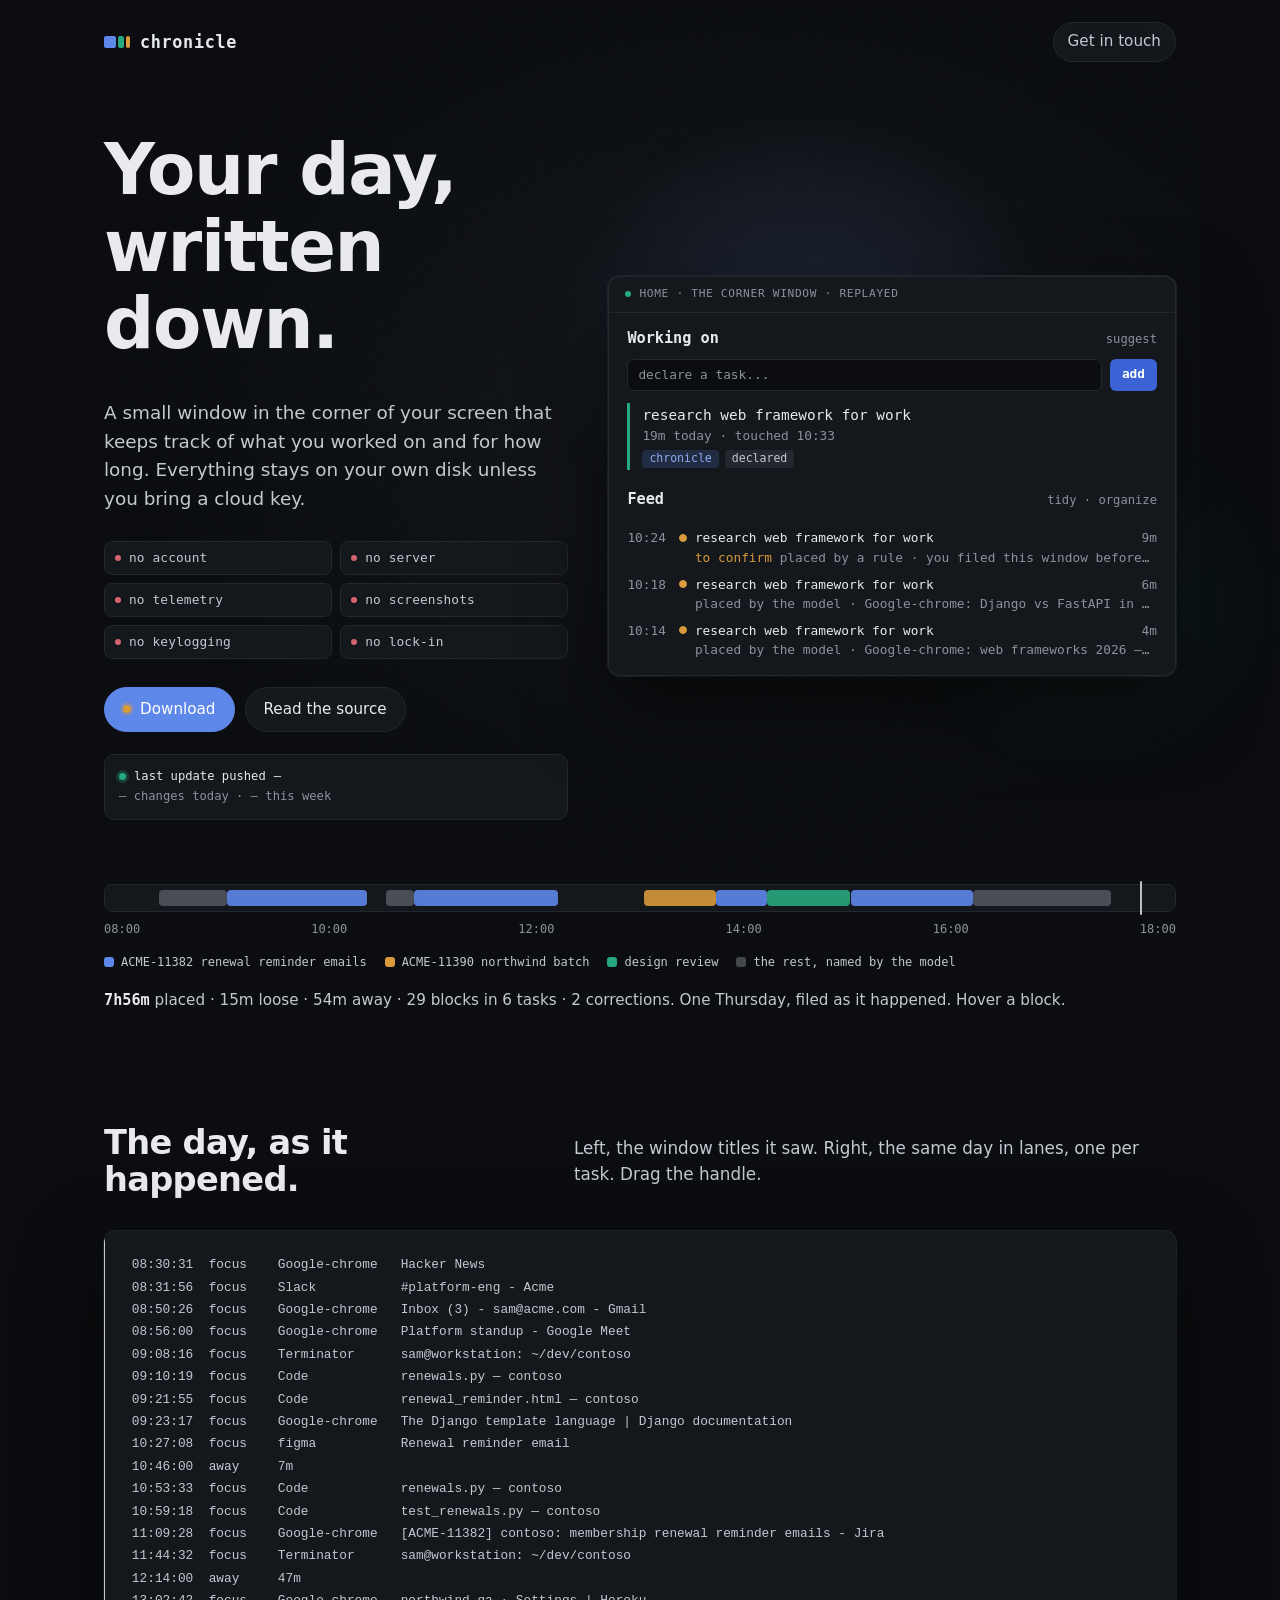
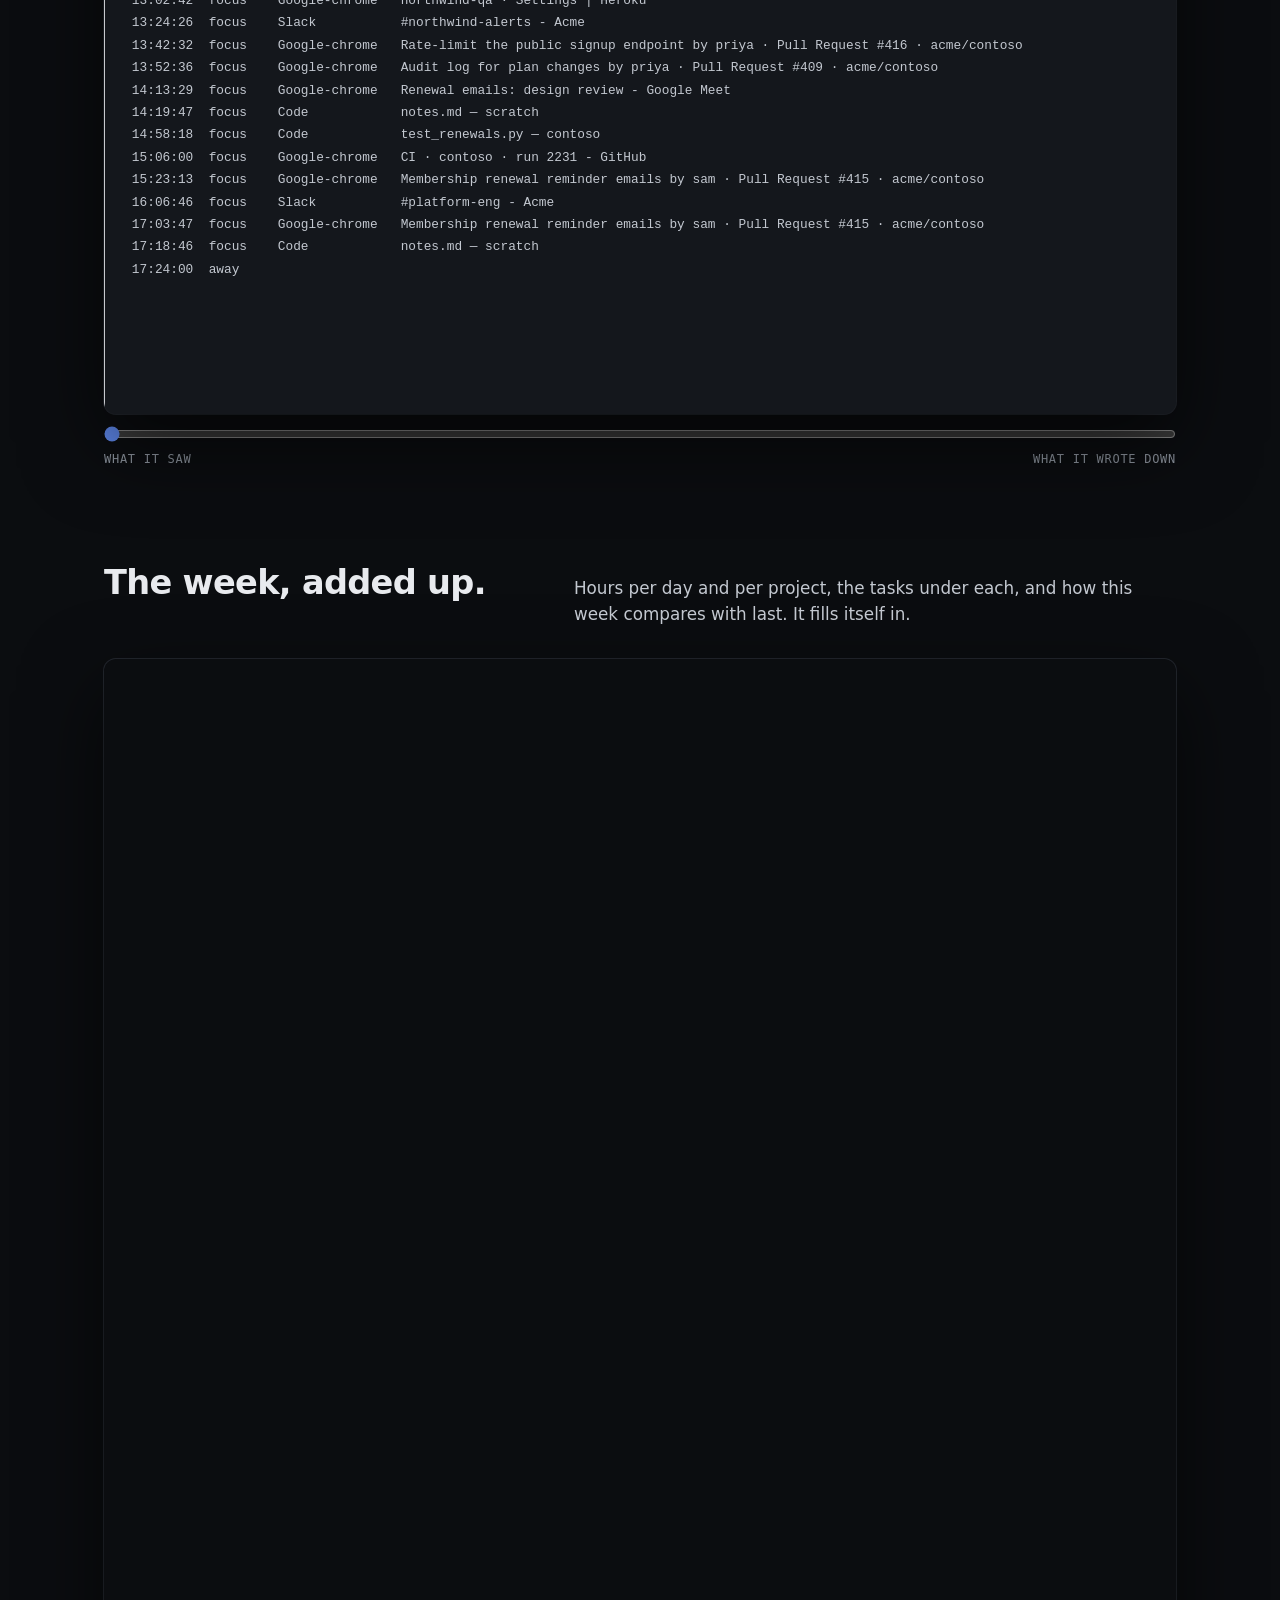
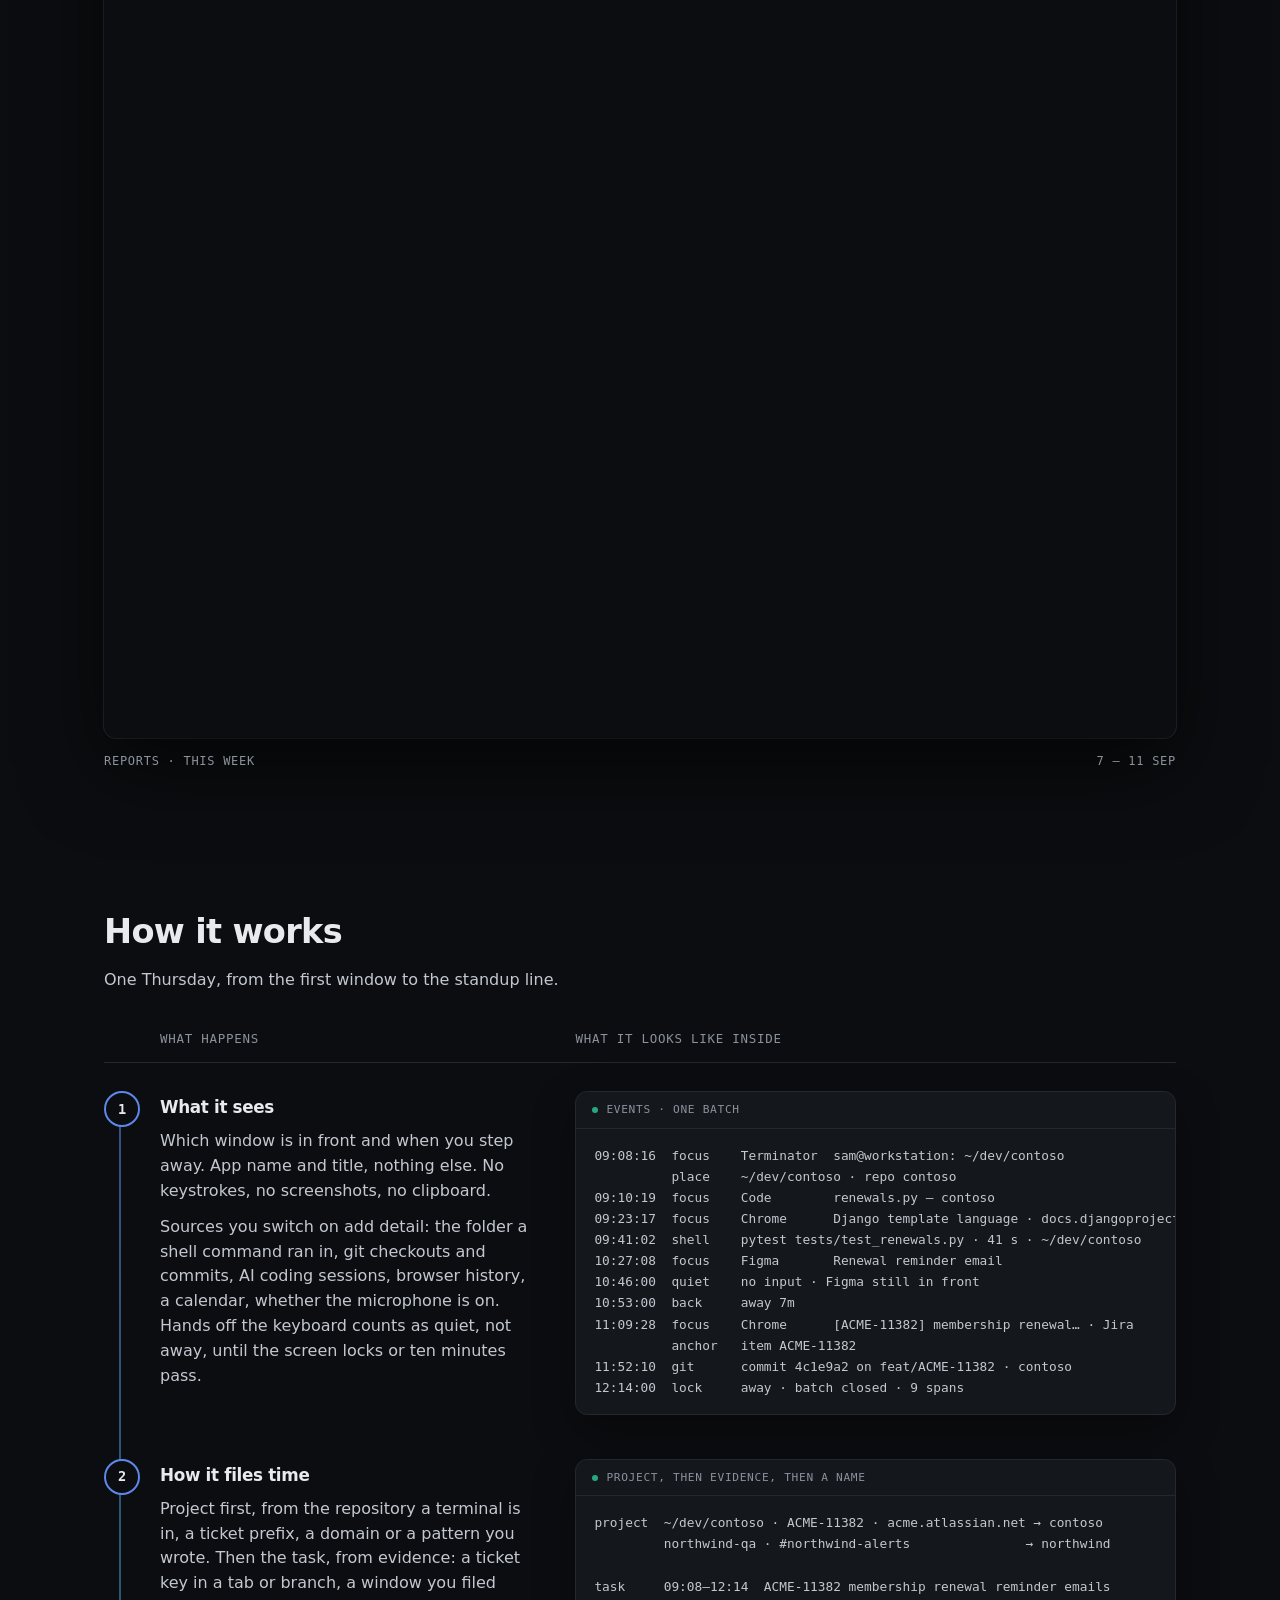
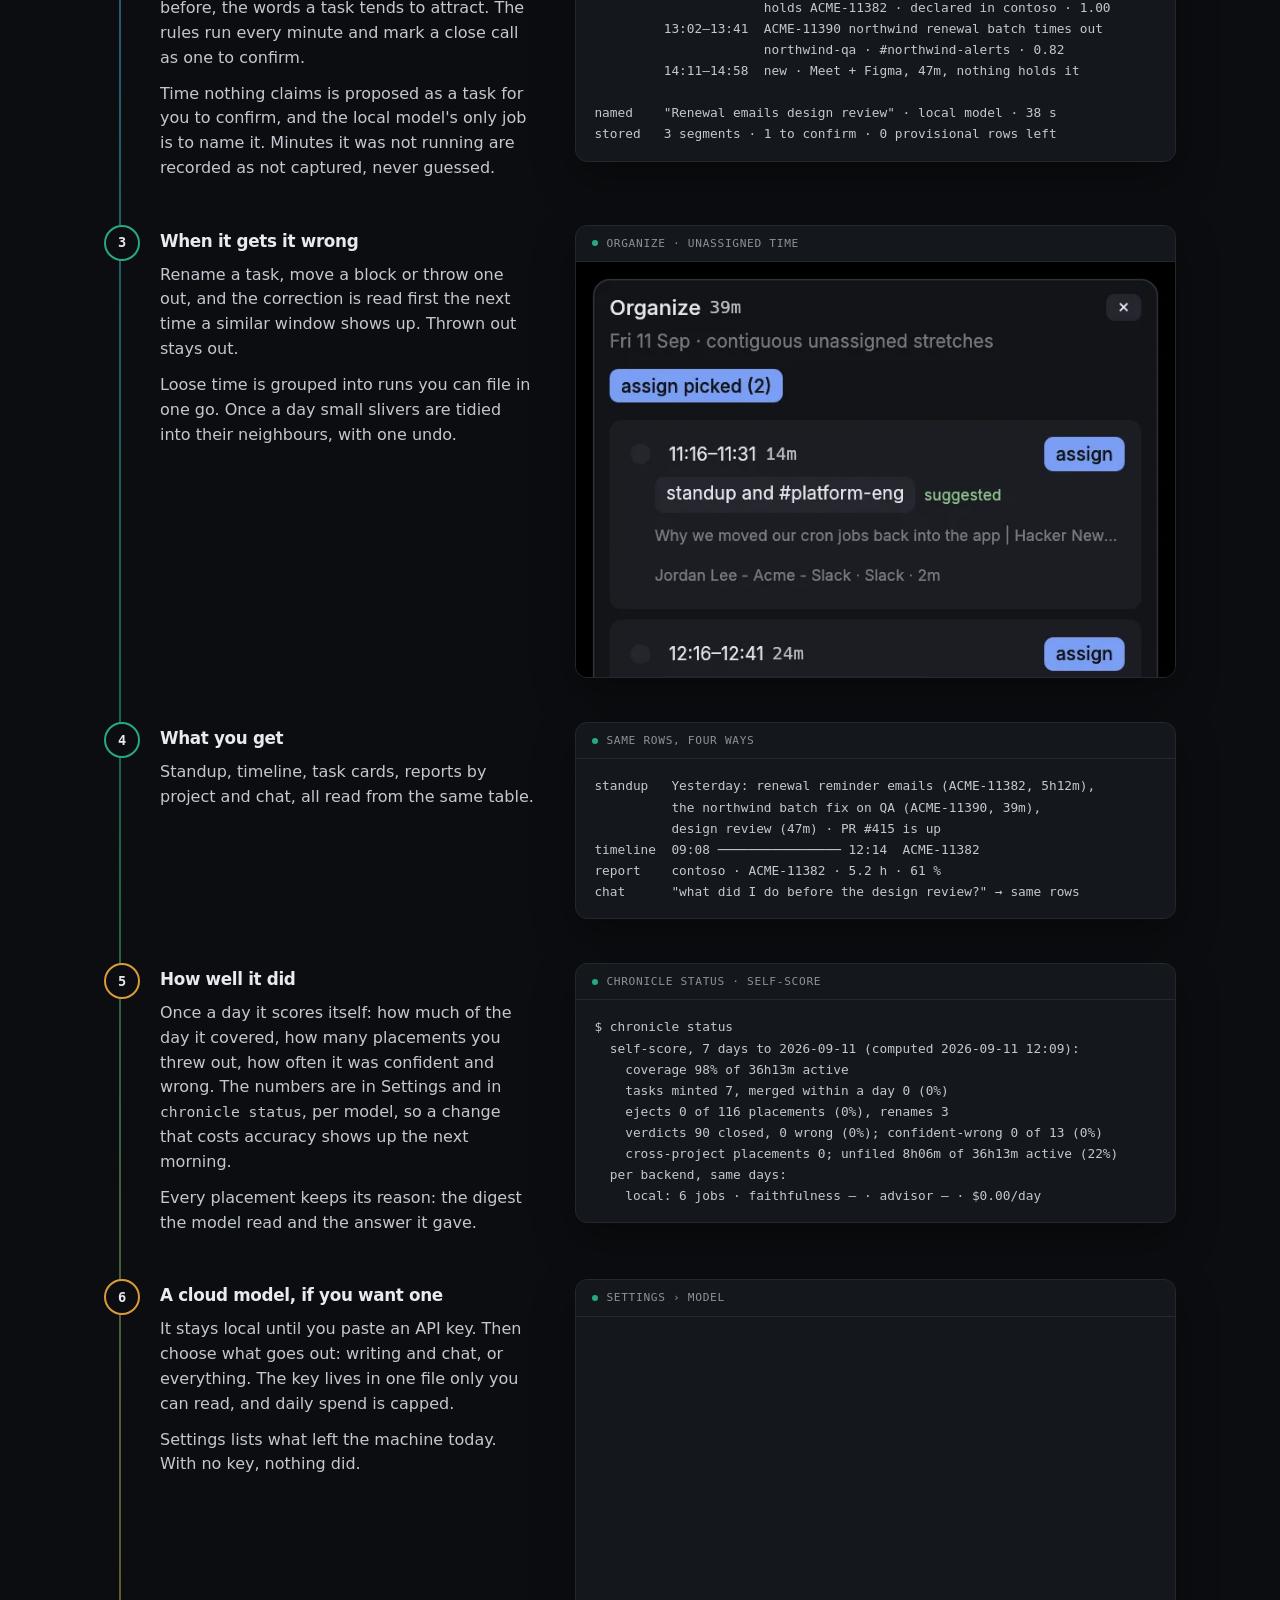
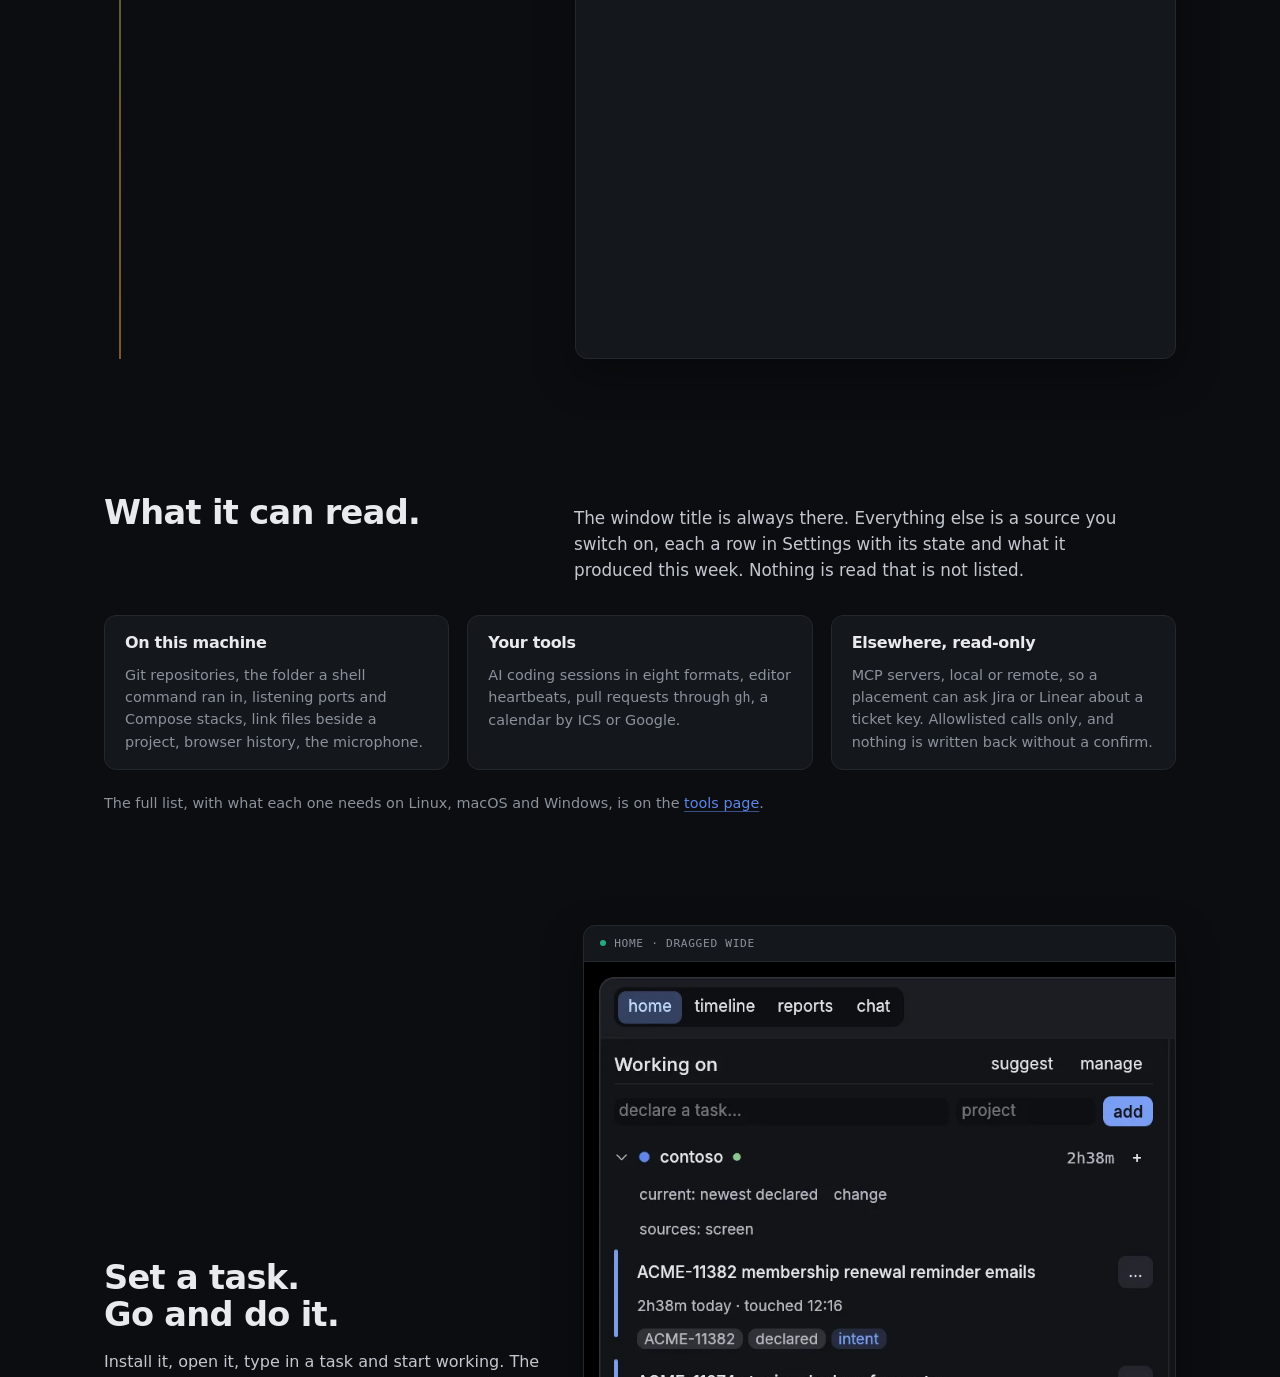
<file: site/index.html>
<!doctype html>
<html lang="en">
<head>
  <meta charset="utf-8">
  <meta name="viewport" content="width=device-width, initial-scale=1">
  <title>chronicle</title>
  <meta name="description" content="Chronicle runs in the background and files the time you spend in windows into the tasks you were doing. Standup, timeline, reports and chat from one file on your own disk. No account, no server, no telemetry. Open source, AGPL-3.0.">
  <meta property="og:type" content="website">
  <meta property="og:title" content="chronicle — your day, written down">
  <meta property="og:description" content="A small window in the corner of your screen that keeps track of what you worked on and for how long. Everything stays on your own disk unless you bring a cloud key.">
  <link rel="canonical" href="https://chronicled.dev/">
  <meta property="og:url" content="https://chronicled.dev/">
  <meta property="og:image" content="https://chronicled.dev/img/og.webp">
  <meta property="og:image:width" content="1200">
  <meta property="og:image:height" content="630">
  <meta property="og:image:alt" content="The Chronicle window on a desktop: a developer's open tasks with time today and next step, beside the day's feed of placed blocks">
  <meta name="twitter:card" content="summary_large_image">
  <link rel="icon" type="image/svg+xml" href="img/favicon.svg">
  <link rel="stylesheet" href="style.css">
</head>
<body>

<header class="top">
  <a class="brand" href="#"><img class="mark" src="img/mark.svg" width="26" height="12" alt="">chronicle</a>
  <a class="top-link" href="mailto:james.clarke@callplaybook.com?subject=Chronicle">Get in touch</a>
</header>

<main>

<section class="hero">
  <div class="hero-text">
    <h1>Your day,<br>written down.</h1>
    <p class="lede">A small window in the corner of your screen that keeps track of what you worked on and for how long. Everything stays on your own disk unless you bring a cloud key.</p>
    <ul class="nos" aria-label="What Chronicle does not have">
      <li>no account</li>
      <li>no server</li>
      <li>no telemetry</li>
      <li>no screenshots</li>
      <li>no keylogging</li>
      <li>no lock-in</li>
    </ul>
    <div class="cta">
      <a class="btn primary" href="#download"><i></i>Download</a>
      <a class="btn" href="https://github.com/james-clarke/chronicle">Read the source</a>
    </div>
    <div class="pulse" id="build" aria-label="When the last update was pushed, read from the repository when the page is built">
      <!-- pulse -->
      <p class="pulse-line"><i class="pulse-dot"></i>last update pushed <time>—</time></p>
      <p class="pulse-counts"><span>— changes today · — this week</span><svg class="pulse-strip" width="119" height="14" viewBox="0 0 119 14" aria-label="Changes per day, last 30 days"><path d=""/></svg></p>
      <!-- /pulse -->
    </div>
  </div>
  <div class="hero-art demo">
    <figure class="panel app" aria-label="A replay of the corner window: a task typed in and added, then three browser windows arriving in the feed and being placed under it">
      <figcaption>home · the corner window · replayed</figcaption>
      <div class="demo-body">
        <div class="demo-head"><span>Working on</span><span>suggest</span></div>
        <div class="demo-input">
          <span class="demo-field"><span class="demo-ph">declare a task...</span><span class="demo-typed">research web framework for work</span></span>
          <b class="demo-add">add</b>
        </div>
        <div class="demo-task">
          <b>research web framework for work</b>
          <span class="demo-time"><i>no time today</i><i>4m today · touched 10:18</i><i>10m today · touched 10:24</i><i>19m today · touched 10:33</i></span>
          <span class="demo-tags"><em class="p">chronicle</em><em>declared</em></span>
        </div>
        <div class="demo-head"><span>Feed</span><span>tidy · organize</span></div>
        <ol class="demo-feed">
          <li class="demo-row r3">
            <span class="demo-state placed"><time>10:24</time><i></i><b>research web framework for work</b><small>9m</small><span><em class="warn">to confirm</em> placed by a rule · you filed this window before · Google-chrome: web frameworks 2026</span></span>
          </li>
          <li class="demo-row r2">
            <span class="demo-state new"><time>10:18</time><i></i><b>Google-chrome · Django vs FastAPI in 2026 — Hacker News</b><small>20s</small><span><em>new</em> waiting for the model</span></span>
            <span class="demo-state placed"><time>10:18</time><i></i><b>research web framework for work</b><small>6m</small><span>placed by the model · Google-chrome: Django vs FastAPI in 2026 — Hacker News</span></span>
          </li>
          <li class="demo-row r1">
            <span class="demo-state new"><time>10:14</time><i></i><b>Google-chrome · web frameworks 2026 — Google Search</b><small>12s</small><span><em>new</em> waiting for the model</span></span>
            <span class="demo-state placed"><time>10:14</time><i></i><b>research web framework for work</b><small>4m</small><span>placed by the model · Google-chrome: web frameworks 2026 — Google Search</span></span>
          </li>
        </ol>
      </div>
    </figure>
  </div>
</section>

<section class="band-section">
  <div class="band">
    <div class="track" aria-label="One Thursday of blocks; the playhead names each one as it passes, or hover or tab to a block">
      <span class="blk x" style="left:5.0%;--l:5.0;--w:6.4;width:6.4%" tabindex="0"><span class="tip"><b>standup and #platform-eng</b><em>08:30–09:08 · 38m</em><small>new task · named by the model · you renamed it</small></span></span>
      <span class="blk a" style="left:11.4%;--l:11.4;--w:13.1;width:13.1%" tabindex="0"><span class="tip"><b>ACME-11382 renewal reminder emails</b><em>09:08–10:27 · 1h19m</em><small>declared in contoso · holds ACME-11382</small></span></span>
      <span class="blk x" style="left:26.3%;--l:26.3;--w:2.6;width:2.6%" tabindex="0"><span class="tip"><b>Django template docs</b><em>10:37–10:53 · 16m</em><small>new · 0.56 · to confirm</small></span></span>
      <span class="blk a" style="left:28.9%;--l:28.9;--w:13.5;width:13.5%" tabindex="0"><span class="tip"><b>ACME-11382 renewal reminder emails</b><em>10:53–12:14 · 1h21m</em><small>declared in contoso · holds ACME-11382</small></span></span>
      <span class="blk b" style="left:50.4%;--l:50.4;--w:6.7;width:6.7%" tabindex="0"><span class="tip"><b>ACME-11390 northwind batch times out</b><em>13:02–13:42 · 34m</em><small>northwind-qa · #northwind-alerts</small></span></span>
      <span class="blk a" style="left:57.1%;--l:57.1;--w:4.8;width:4.8%" tabindex="0"><span class="tip"><b>ACME-11382 renewal reminder emails</b><em>13:42–14:11 · 29m</em><small>PR #416, #409 · to confirm</small></span></span>
      <span class="blk c" style="left:61.9%;--l:61.9;--w:7.8;width:7.8%" tabindex="0"><span class="tip"><b>renewal emails design review</b><em>14:11–14:58 · 47m · on a call</em><small>new · Meet + Figma · 0.85</small></span></span>
      <span class="blk a r" style="left:69.7%;--l:69.7;--w:11.4;width:11.4%" tabindex="0"><span class="tip"><b>ACME-11382 renewal reminder emails</b><em>14:58–16:06 · 1h08m</em><small>PR #415 · CI run 2231 · 1.00</small></span></span>
      <span class="blk x r" style="left:81.1%;--l:81.1;--w:12.9;width:12.9%" tabindex="0"><span class="tip"><b>standup and #platform-eng</b><em>16:06–17:24 · 48m</em><small>Slack · evidence · 1.05</small></span></span>
    </div>
    <div class="ticks" aria-hidden="true"><span>08:00</span><span>10:00</span><span>12:00</span><span>14:00</span><span>16:00</span><span>18:00</span></div>
    <ul class="legend" aria-label="Tasks in this day">
      <li><i class="a"></i>ACME-11382 renewal reminder emails</li>
      <li><i class="b"></i>ACME-11390 northwind batch</li>
      <li><i class="c"></i>design review</li>
      <li><i class="x"></i>the rest, named by the model</li>
    </ul>
  </div>
  <p class="band-caption"><b>7h56m</b> placed · 15m loose · 54m away · 29 blocks in 6 tasks · 2 corrections. One Thursday, filed as it happened. <span class="fine-pointer">Hover a block.</span><span class="coarse-pointer">Tap a block.</span></p>
</section>

<section class="showcase">
  <div class="showcase-head">
    <h2>The day, as it happened.</h2>
    <p>Left, the window titles it saw. Right, the same day in lanes, one per task. Drag the handle.</p>
  </div>
  <figure class="wipe">
    <div class="wipe-box">
      <div class="wipe-before" aria-hidden="true"><pre>08:30:31  focus    Google-chrome   Hacker News
08:31:56  focus    Slack           #platform-eng - Acme
08:50:26  focus    Google-chrome   Inbox (3) - sam@acme.com - Gmail
08:56:00  focus    Google-chrome   Platform standup - Google Meet
09:08:16  focus    Terminator      sam@workstation: ~/dev/contoso
09:10:19  focus    Code            renewals.py — contoso
09:21:55  focus    Code            renewal_reminder.html — contoso
09:23:17  focus    Google-chrome   The Django template language | Django documentation
10:27:08  focus    figma           Renewal reminder email
10:46:00  away     7m
10:53:33  focus    Code            renewals.py — contoso
10:59:18  focus    Code            test_renewals.py — contoso
11:09:28  focus    Google-chrome   [ACME-11382] contoso: membership renewal reminder emails - Jira
11:44:32  focus    Terminator      sam@workstation: ~/dev/contoso
12:14:00  away     47m
13:02:42  focus    Google-chrome   northwind-qa · Settings | Heroku
13:24:26  focus    Slack           #northwind-alerts - Acme
13:42:32  focus    Google-chrome   Rate-limit the public signup endpoint by priya · Pull Request #416 · acme/contoso
13:52:36  focus    Google-chrome   Audit log for plan changes by priya · Pull Request #409 · acme/contoso
14:13:29  focus    Google-chrome   Renewal emails: design review - Google Meet
14:19:47  focus    Code            notes.md — scratch
14:58:18  focus    Code            test_renewals.py — contoso
15:06:00  focus    Google-chrome   CI · contoso · run 2231 - GitHub
15:23:13  focus    Google-chrome   Membership renewal reminder emails by sam · Pull Request #415 · acme/contoso
16:06:46  focus    Slack           #platform-eng - Acme
17:03:47  focus    Google-chrome   Membership renewal reminder emails by sam · Pull Request #415 · acme/contoso
17:18:46  focus    Code            notes.md — scratch
17:24:00  away</pre></div>
      <picture>
        <source media="(max-width: 760px)" srcset="img/timeline-tall.webp" width="678" height="1062">
        <img class="wipe-after" src="img/timeline-wide.webp" width="1478" height="1080" alt="Chronicle timeline, wide: one lane per task across a Thursday, a card per task underneath, and the renewal emails task open on the right with its sessions and where the time went" loading="lazy" decoding="async">
      </picture>
    </div>
    <input class="wipe-handle" type="range" min="0" max="100" value="0" aria-label="Drag to compare: raw window titles on the left, the placed timeline on the right" oninput="this.parentNode.style.setProperty('--x',this.value+'%')">
    <figcaption><span>what it saw</span><span>what it wrote down</span></figcaption>
  </figure>
</section>

<section class="showcase">
  <div class="showcase-head">
    <h2>The week, added up.</h2>
    <p>Hours per day and per project, the tasks under each, and how this week compares with last. It fills itself in.</p>
  </div>
  <figure class="wide-shot">
    <picture>
      <source media="(max-width: 760px)" srcset="img/reports-tall.webp" width="678" height="1062">
      <img src="img/reports-wide.webp" width="1478" height="1080" alt="Chronicle weekly report, wide: per-day stacked bars for Monday to Friday, a project mix bar, contoso, northwind and mailer with duration and share per row, and six focus tiles" loading="lazy" decoding="async">
    </picture>
    <figcaption><span>reports · this week</span><span>7 – 11 sep</span></figcaption>
  </figure>
</section>

<section class="how">
  <h2>How it works</h2>
  <p class="section-lede">One Thursday, from the first window to the standup line.</p>

  <div class="stage-heads" aria-hidden="true">
    <span>What happens</span>
    <span>What it looks like inside</span>
  </div>

  <ol class="stages">

    <li class="stage">
      <div class="stage-text">
        <h3>What it sees</h3>
        <p>Which window is in front and when you step away. App name and title, nothing else. No keystrokes, no screenshots, no clipboard.</p>
        <p>Sources you switch on add detail: the folder a shell command ran in, git checkouts and commits, AI coding sessions, browser history, a calendar, whether the microphone is on. Hands off the keyboard counts as quiet, not away, until the screen locks or ten minutes pass.</p>
      </div>
      <figure class="panel">
        <figcaption>events · one batch</figcaption>
        <pre style="--hang:18ch"><code>09:08:16  focus    Terminator  sam@workstation: ~/dev/contoso
          place    ~/dev/contoso · repo contoso
09:10:19  focus    Code        renewals.py — contoso
09:23:17  focus    Chrome      Django template language · docs.djangoproject.com
09:41:02  shell    pytest tests/test_renewals.py · 41 s · ~/dev/contoso
10:27:08  focus    Figma       Renewal reminder email
10:46:00  quiet    no input · Figma still in front
10:53:00  back     away 7m
11:09:28  focus    Chrome      [ACME-11382] membership renewal… · Jira
          anchor   item ACME-11382
11:52:10  git      commit 4c1e9a2 on feat/ACME-11382 · contoso
12:14:00  lock     away · batch closed · 9 spans</code></pre>
      </figure>
    </li>

    <li class="stage">
      <div class="stage-text">
        <h3>How it files time</h3>
        <p>Project first, from the repository a terminal is in, a ticket prefix, a domain or a pattern you wrote. Then the task, from evidence: a ticket key in a tab or branch, a window you filed before, the words a task tends to attract. The rules run every minute and mark a close call as one to confirm.</p>
        <p>Time nothing claims is proposed as a task for you to confirm, and the local model's only job is to name it. Minutes it was not running are recorded as not captured, never guessed.</p>
      </div>
      <figure class="panel">
        <figcaption>project, then evidence, then a name</figcaption>
        <pre style="--hang:22ch"><code>project  ~/dev/contoso · ACME-11382 · acme.atlassian.net → contoso
         northwind-qa · #northwind-alerts               → northwind

task     09:08–12:14  ACME-11382 membership renewal reminder emails
                      holds ACME-11382 · declared in contoso · 1.00
         13:02–13:41  ACME-11390 northwind renewal batch times out
                      northwind-qa · #northwind-alerts · 0.82
         14:11–14:58  new · Meet + Figma, 47m, nothing holds it

named    "Renewal emails design review" · local model · 38 s
stored   3 segments · 1 to confirm · 0 provisional rows left</code></pre>
      </figure>
    </li>

    <li class="stage">
      <div class="stage-text">
        <h3>When it gets it wrong</h3>
        <p>Rename a task, move a block or throw one out, and the correction is read first the next time a similar window shows up. Thrown out stays out.</p>
        <p>Loose time is grouped into runs you can file in one go. Once a day small slivers are tidied into their neighbours, with one undo.</p>
      </div>
      <figure class="panel shot">
        <figcaption>organize · unassigned time</figcaption>
        <img src="img/triage.webp" width="678" height="470" alt="Chronicle organize view: the day's unassigned time folded into one run with a suggested task pre-filled, and an assign button" loading="lazy" decoding="async">
      </figure>
    </li>

    <li class="stage">
      <div class="stage-text">
        <h3>What you get</h3>
        <p>Standup, timeline, task cards, reports by project and chat, all read from the same table.</p>
      </div>
      <figure class="panel">
        <figcaption>same rows, four ways</figcaption>
        <pre style="--hang:10ch"><code>standup   Yesterday: renewal reminder emails (ACME-11382, 5h12m),
          the northwind batch fix on QA (ACME-11390, 39m),
          design review (47m) · PR #415 is up
timeline  09:08 ──────────────── 12:14  ACME-11382
report    contoso · ACME-11382 · 5.2 h · 61 %
chat      "what did I do before the design review?" → same rows</code></pre>
      </figure>
    </li>

    <li class="stage">
      <div class="stage-text">
        <h3>How well it did</h3>
        <p>Once a day it scores itself: how much of the day it covered, how many placements you threw out, how often it was confident and wrong. The numbers are in Settings and in <code>chronicle status</code>, per model, so a change that costs accuracy shows up the next morning.</p>
        <p>Every placement keeps its reason: the digest the model read and the answer it gave.</p>
      </div>
      <figure class="panel">
        <figcaption>chronicle status · self-score</figcaption>
        <pre style="--hang:4ch"><code>$ chronicle status
  self-score, 7 days to 2026-09-11 (computed 2026-09-11 12:09):
    coverage 98% of 36h13m active
    tasks minted 7, merged within a day 0 (0%)
    ejects 0 of 116 placements (0%), renames 3
    verdicts 90 closed, 0 wrong (0%); confident-wrong 0 of 13 (0%)
    cross-project placements 0; unfiled 8h06m of 36h13m active (22%)
  per backend, same days:
    local: 6 jobs · faithfulness – · advisor – · $0.00/day</code></pre>
      </figure>
    </li>

    <li class="stage">
      <div class="stage-text">
        <h3>A cloud model, if you want one</h3>
        <p>It stays local until you paste an API key. Then choose what goes out: writing and chat, or everything. The key lives in one file only you can read, and daily spend is capped.</p>
        <p>Settings lists what left the machine today. With no key, nothing did.</p>
      </div>
      <figure class="panel shot">
        <figcaption>settings › model</figcaption>
        <picture>
          <source media="(max-width: 760px)" srcset="img/model-tall.webp" width="560" height="600">
          <img src="img/model.webp" width="880" height="800" alt="Chronicle settings, model: one cloud backend beside the local model's last seven days, and the routing grid for which jobs go to which model, with a daily cap" loading="lazy" decoding="async">
        </picture>
      </figure>
    </li>

  </ol>
</section>

<section class="showcase" id="sources">
  <div class="showcase-head">
    <h2>What it can read.</h2>
    <p>The window title is always there. Everything else is a source you switch on, each a row in Settings with its state and what it produced this week. Nothing is read that is not listed.</p>
  </div>
  <div class="grab">
    <div class="grab-row">
      <h3>On this machine</h3>
      <p class="fine">Git repositories, the folder a shell command ran in, listening ports and Compose stacks, link files beside a project, browser history, the microphone.</p>
    </div>
    <div class="grab-row">
      <h3>Your tools</h3>
      <p class="fine">AI coding sessions in eight formats, editor heartbeats, pull requests through <code>gh</code>, a calendar by ICS or Google.</p>
    </div>
    <div class="grab-row">
      <h3>Elsewhere, read-only</h3>
      <p class="fine">MCP servers, local or remote, so a placement can ask Jira or Linear about a ticket key. Allowlisted calls only, and nothing is written back without a confirm.</p>
    </div>
  </div>
  <p class="fine">The full list, with what each one needs on Linux, macOS and Windows, is on the <a href="tools.html">tools page</a>.</p>
</section>

<section class="showcase" id="demo">
  <div class="demo-grid">
    <div class="demo-text">
      <h2>Set a task.<br>Go and do it.</h2>
      <p>Install it, open it, type in a task and start working. The first window you open shows up in the feed within seconds, with the reason it was placed there.</p>
      <p>There is nothing to start, stop or tag.</p>
    </div>
    <figure class="panel shot">
      <figcaption>home · dragged wide</figcaption>
      <picture>
        <source media="(max-width: 760px)" srcset="img/home.webp" width="748" height="1080">
        <img src="img/home-wide.webp" loading="lazy" width="1478" height="1080" alt="Chronicle home, dragged wide: open tasks grouped by project with time today and the next step on the left, the feed of the day's placed blocks on the right">
      </picture>
    </figure>
  </div>
</section>

<section class="download" id="download">
  <h2>Get it.</h2>
  <p class="section-lede">One binary, no runtime, no account. The language model downloads once on first use and never leaves the machine.</p>
  <div class="grab">
    <div class="grab-row">
      <h3>Linux <small>x86-64</small></h3>
      <p class="cmd"><code>curl --proto '=https' --tlsv1.2 -LsSf https://github.com/james-clarke/chronicle/releases/latest/download/chronicle-installer.sh | sh</code></p>
      <p class="fine">Installs to <code>~/.local/bin</code>, or take the <a href="https://github.com/james-clarke/chronicle/releases/latest/download/chronicle-x86_64-unknown-linux-gnu.tar.xz">tarball</a>. Then <code>chronicle service install</code> starts it with your session. X11 and Wayland, on wlroots compositors and KDE.</p>
    </div>
    <div class="grab-row">
      <h3>macOS <small>Apple silicon and Intel</small></h3>
      <p class="cmd"><code>brew install james-clarke/tap/chronicle</code></p>
      <p class="fine">Builds for both, but it has not been run on a Mac yet and is not signed by Apple, so treat it as the developer route for now. It asks for Accessibility permission once, to read window titles.</p>
    </div>
    <div class="grab-row quiet">
      <h3>Windows</h3>
      <p class="fine">Not yet. This line changes when it ships.</p>
    </div>
  </div>
  <p class="fine">Every build, with its checksum, is on the <a href="https://github.com/james-clarke/chronicle/releases">releases page</a>.</p>
</section>

<section class="build" id="open">
  <h2>Contributing</h2>
  <p class="section-lede">Chronicle is open source under AGPL-3.0, in one repository on GitHub. If something is wrong or missing, open an issue. If you would rather fix it yourself, the <a href="https://github.com/james-clarke/chronicle/blob/main/README.md">README</a> explains how the code fits together and <a href="https://github.com/james-clarke/chronicle/blob/main/CONTRIBUTING.md">CONTRIBUTING.md</a> has the build steps and the checks a pull request has to pass. Pull requests are welcome, and there is nothing to sign.</p>
</section>

</main>

<script>
var io = new IntersectionObserver(function (es) {
  es.forEach(function (e) { if (e.isIntersecting) { e.target.classList.add('in'); io.unobserve(e.target); } });
}, { threshold: 0.3 });
document.querySelectorAll('.band, .wipe, .stage, .demo').forEach(function (el) { io.observe(el); });
var t = document.querySelector('.pulse time'), d = document.querySelector('.pulse-dot');
if (t && d && t.getAttribute('datetime')) {
  var h = (Date.now() - Date.parse(t.getAttribute('datetime'))) / 36e5;
  t.textContent = (h < 1.5 ? Math.max(1, Math.round(h * 60)) + ' min' : h < 36 ? Math.round(h) + ' h' : Math.round(h / 24) + ' days') + ' ago';
  d.className = 'pulse-dot' + (h < 24 ? ' live' : h < 168 ? '' : ' quiet');
}
</script>

</body>
</html>
</file>
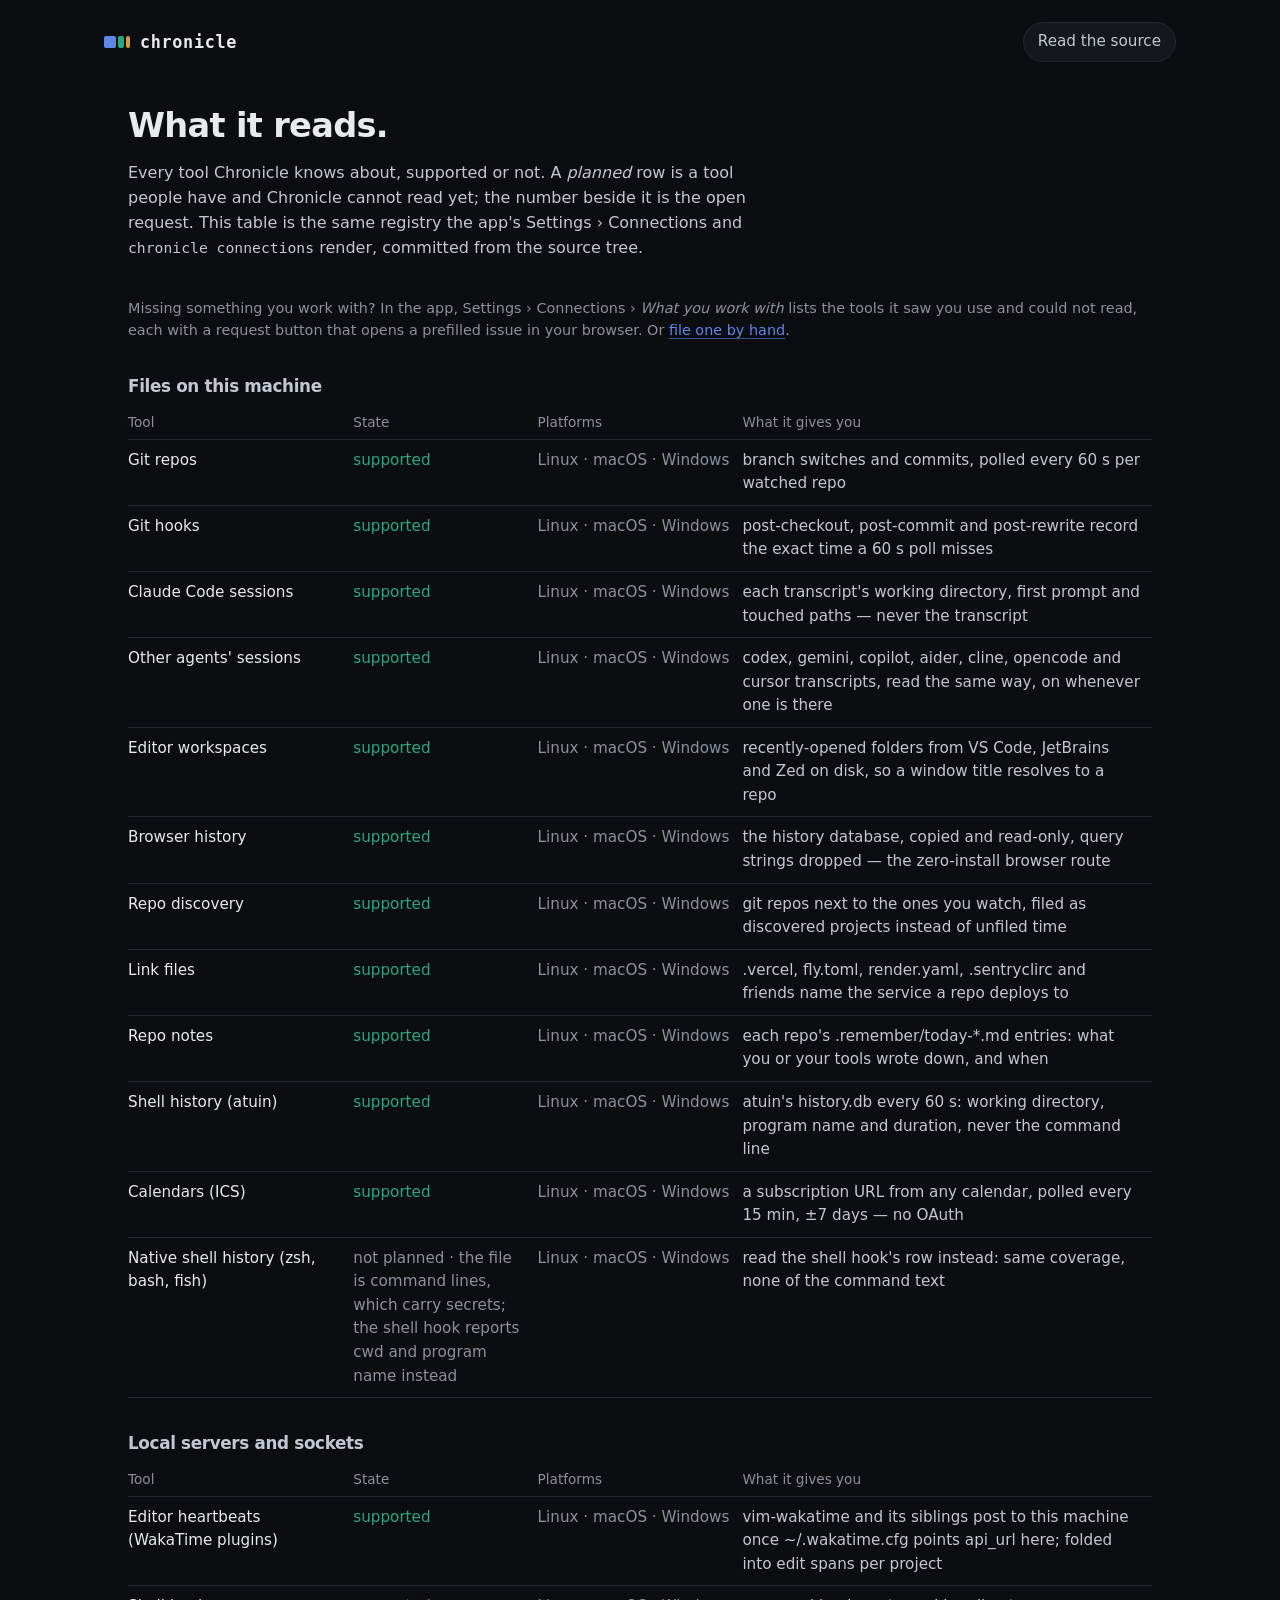
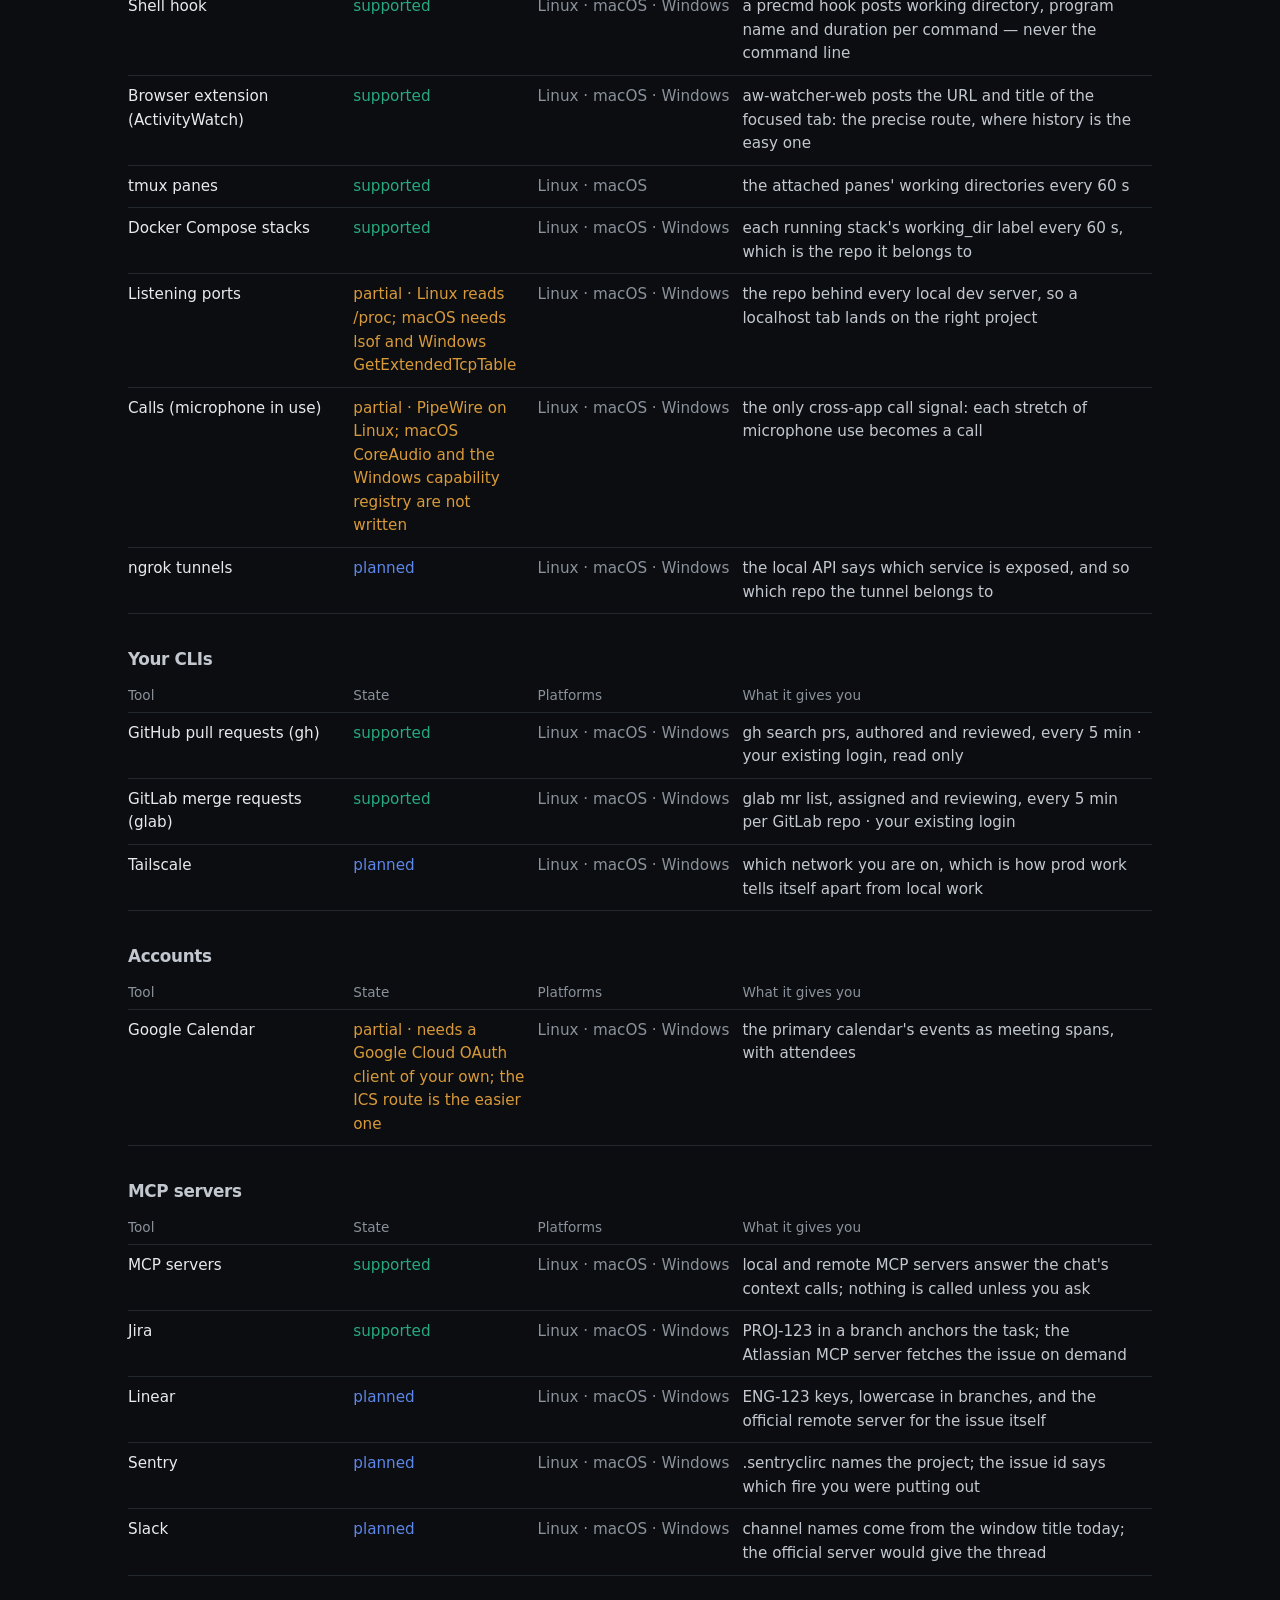
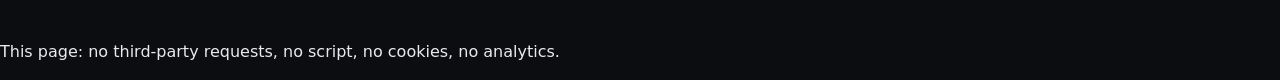
<file: site/tools.html>
<!doctype html>
<html lang="en">
<head>
  <meta charset="utf-8">
  <meta name="viewport" content="width=device-width, initial-scale=1">
  <title>chronicle — tools</title>
  <meta name="description" content="Every tool Chronicle can read, what state it is in, and what it gives you: sessions, git, browsers, editors, calendars, pull requests and MCP servers, on Linux, macOS and Windows.">
  <link rel="canonical" href="https://chronicled.dev/tools.html">
  <link rel="icon" type="image/svg+xml" href="img/favicon.svg">
  <link rel="stylesheet" href="style.css">
</head>
<body>

<header class="top">
  <a class="brand" href="./"><img class="mark" src="img/mark.svg" width="26" height="12" alt="">chronicle</a>
  <a class="top-link" href="https://github.com/james-clarke/chronicle">Read the source</a>
</header>

<main>

<section class="tools-page" id="tools">
  <h2>What it reads.</h2>
  <p class="section-lede">Every tool Chronicle knows about, supported or not. A <em>planned</em> row is a tool people have and Chronicle cannot read yet; the number beside it is the open request. This table is the same registry the app's Settings › Connections and <code>chronicle connections</code> render, committed from the source tree.</p>
  <p class="fine">Missing something you work with? In the app, Settings › Connections › <em>What you work with</em> lists the tools it saw you use and could not read, each with a request button that opens a prefilled issue in your browser. Or <a href="https://github.com/james-clarke/chronicle/issues/new?template=integration-request.yml">file one by hand</a>.</p>
<!-- tools -->
<h3>Files on this machine</h3>
<table class="tools">
<tr><th>Tool</th><th>State</th><th>Platforms</th><th>What it gives you</th></tr>
<tr id="git_repos"><td>Git repos</td><td class="st supported">supported</td><td>Linux · macOS · Windows</td><td>branch switches and commits, polled every 60 s per watched repo</td></tr>
<tr id="git_hooks"><td>Git hooks</td><td class="st supported">supported</td><td>Linux · macOS · Windows</td><td>post-checkout, post-commit and post-rewrite record the exact time a 60 s poll misses</td></tr>
<tr id="claude_code_sessions"><td>Claude Code sessions</td><td class="st supported">supported</td><td>Linux · macOS · Windows</td><td>each transcript's working directory, first prompt and touched paths — never the transcript</td></tr>
<tr id="agent_sessions"><td>Other agents' sessions</td><td class="st supported">supported</td><td>Linux · macOS · Windows</td><td>codex, gemini, copilot, aider, cline, opencode and cursor transcripts, read the same way, on whenever one is there</td></tr>
<tr id="editor_workspaces"><td>Editor workspaces</td><td class="st supported">supported</td><td>Linux · macOS · Windows</td><td>recently-opened folders from VS Code, JetBrains and Zed on disk, so a window title resolves to a repo</td></tr>
<tr id="browser_history"><td>Browser history</td><td class="st supported">supported</td><td>Linux · macOS · Windows</td><td>the history database, copied and read-only, query strings dropped — the zero-install browser route</td></tr>
<tr id="repo_discovery"><td>Repo discovery</td><td class="st supported">supported</td><td>Linux · macOS · Windows</td><td>git repos next to the ones you watch, filed as discovered projects instead of unfiled time</td></tr>
<tr id="link_files"><td>Link files</td><td class="st supported">supported</td><td>Linux · macOS · Windows</td><td>.vercel, fly.toml, render.yaml, .sentryclirc and friends name the service a repo deploys to</td></tr>
<tr id="repo_notes"><td>Repo notes</td><td class="st supported">supported</td><td>Linux · macOS · Windows</td><td>each repo's .remember/today-*.md entries: what you or your tools wrote down, and when</td></tr>
<tr id="shell_history_atuin"><td>Shell history (atuin)</td><td class="st supported">supported</td><td>Linux · macOS · Windows</td><td>atuin's history.db every 60 s: working directory, program name and duration, never the command line</td></tr>
<tr id="calendars_ics"><td>Calendars (ICS)</td><td class="st supported">supported</td><td>Linux · macOS · Windows</td><td>a subscription URL from any calendar, polled every 15 min, ±7 days — no OAuth</td></tr>
<tr id="native_shell_history"><td>Native shell history (zsh, bash, fish)</td><td class="st wontdo">not planned · the file is command lines, which carry secrets; the shell hook reports cwd and program name instead</td><td>Linux · macOS · Windows</td><td>read the shell hook's row instead: same coverage, none of the command text</td></tr>
</table>
<h3>Local servers and sockets</h3>
<table class="tools">
<tr><th>Tool</th><th>State</th><th>Platforms</th><th>What it gives you</th></tr>
<tr id="editor_heartbeats"><td>Editor heartbeats (WakaTime plugins)</td><td class="st supported">supported</td><td>Linux · macOS · Windows</td><td>vim-wakatime and its siblings post to this machine once ~/.wakatime.cfg points api_url here; folded into edit spans per project</td></tr>
<tr id="shell_hook"><td>Shell hook</td><td class="st supported">supported</td><td>Linux · macOS · Windows</td><td>a precmd hook posts working directory, program name and duration per command — never the command line</td></tr>
<tr id="browser_extension"><td>Browser extension (ActivityWatch)</td><td class="st supported">supported</td><td>Linux · macOS · Windows</td><td>aw-watcher-web posts the URL and title of the focused tab: the precise route, where history is the easy one</td></tr>
<tr id="tmux"><td>tmux panes</td><td class="st supported">supported</td><td>Linux · macOS</td><td>the attached panes' working directories every 60 s</td></tr>
<tr id="docker_compose"><td>Docker Compose stacks</td><td class="st supported">supported</td><td>Linux · macOS · Windows</td><td>each running stack's working_dir label every 60 s, which is the repo it belongs to</td></tr>
<tr id="listening_ports"><td>Listening ports</td><td class="st partial">partial · Linux reads /proc; macOS needs lsof and Windows GetExtendedTcpTable</td><td>Linux · macOS · Windows</td><td>the repo behind every local dev server, so a localhost tab lands on the right project</td></tr>
<tr id="mic_capture"><td>Calls (microphone in use)</td><td class="st partial">partial · PipeWire on Linux; macOS CoreAudio and the Windows capability registry are not written</td><td>Linux · macOS · Windows</td><td>the only cross-app call signal: each stretch of microphone use becomes a call</td></tr>
<tr id="ngrok"><td>ngrok tunnels</td><td class="st planned">planned</td><td>Linux · macOS · Windows</td><td>the local API says which service is exposed, and so which repo the tunnel belongs to</td></tr>
</table>
<h3>Your CLIs</h3>
<table class="tools">
<tr><th>Tool</th><th>State</th><th>Platforms</th><th>What it gives you</th></tr>
<tr id="github_prs"><td>GitHub pull requests (gh)</td><td class="st supported">supported</td><td>Linux · macOS · Windows</td><td>gh search prs, authored and reviewed, every 5 min · your existing login, read only</td></tr>
<tr id="gitlab_mrs"><td>GitLab merge requests (glab)</td><td class="st supported">supported</td><td>Linux · macOS · Windows</td><td>glab mr list, assigned and reviewing, every 5 min per GitLab repo · your existing login</td></tr>
<tr id="tailscale"><td>Tailscale</td><td class="st planned">planned</td><td>Linux · macOS · Windows</td><td>which network you are on, which is how prod work tells itself apart from local work</td></tr>
</table>
<h3>Accounts</h3>
<table class="tools">
<tr><th>Tool</th><th>State</th><th>Platforms</th><th>What it gives you</th></tr>
<tr id="google_calendar"><td>Google Calendar</td><td class="st partial">partial · needs a Google Cloud OAuth client of your own; the ICS route is the easier one</td><td>Linux · macOS · Windows</td><td>the primary calendar's events as meeting spans, with attendees</td></tr>
</table>
<h3>MCP servers</h3>
<table class="tools">
<tr><th>Tool</th><th>State</th><th>Platforms</th><th>What it gives you</th></tr>
<tr id="mcp_servers"><td>MCP servers</td><td class="st supported">supported</td><td>Linux · macOS · Windows</td><td>local and remote MCP servers answer the chat's context calls; nothing is called unless you ask</td></tr>
<tr id="jira"><td>Jira</td><td class="st supported">supported</td><td>Linux · macOS · Windows</td><td>PROJ-123 in a branch anchors the task; the Atlassian MCP server fetches the issue on demand</td></tr>
<tr id="linear"><td>Linear</td><td class="st planned">planned</td><td>Linux · macOS · Windows</td><td>ENG-123 keys, lowercase in branches, and the official remote server for the issue itself</td></tr>
<tr id="sentry"><td>Sentry</td><td class="st planned">planned</td><td>Linux · macOS · Windows</td><td>.sentryclirc names the project; the issue id says which fire you were putting out</td></tr>
<tr id="slack"><td>Slack</td><td class="st planned">planned</td><td>Linux · macOS · Windows</td><td>channel names come from the window title today; the official server would give the thread</td></tr>
</table>
<!-- /tools -->
</section>

</main>

<footer class="foot">
  <p class="proof">This page: no third-party requests, no script, no cookies, no analytics.</p>
</footer>

</body>
</html>
</file>
<file: site/style.css>
:root {
  --bg: #0b0d10;
  --panel: #14171c;
  --line: #23272e;
  --text: #e8eaee;
  --soft: #c3c8d0;
  --muted: #8b929c;
  --blue: #5e87ea;
  --green: #27a97f;
  --amber: #d99a3a;
  --red: #d4646c;
  --mono: ui-monospace, "SF Mono", Menlo, Consolas, "DejaVu Sans Mono", monospace;
  --max: 1120px;
  --ease: cubic-bezier(0.4, 0, 0.2, 1);
}

* { box-sizing: border-box; }

html { color-scheme: dark; scroll-behavior: smooth; }

body {
  margin: 0;
  background: var(--bg);
  color: var(--text);
  font: 16px/1.55 system-ui, -apple-system, "Segoe UI", Inter, Roboto, sans-serif;
  -webkit-font-smoothing: antialiased;
}

a { color: var(--blue); text-decoration: none; }
a:hover { text-decoration: underline; }
/* links inside running text are underlined, not colour-only */
p a:not(.btn) { text-decoration: underline; text-decoration-color: rgba(94, 135, 234, 0.55); text-underline-offset: 3px; }

h1, h2, h3 { line-height: 1.1; letter-spacing: -0.02em; margin: 0 0 0.5em; }
h1 { font-size: clamp(2.6rem, 6vw, 4.4rem); font-weight: 700; }
h2 { font-size: clamp(1.5rem, 3vw, 2.1rem); }
h3 { font-size: 1.05rem; }
p { margin: 0 0 1em; }
code { font-family: var(--mono); font-size: 0.92em; }
.fine { color: var(--muted); font-size: 0.9rem; }

/* top bar */
.top {
  max-width: var(--max);
  margin: 0 auto;
  padding: 22px 24px;
  display: flex;
  align-items: center;
  gap: 16px;
}
.brand {
  display: inline-flex;
  align-items: center;
  gap: 10px;
  font-family: var(--mono);
  font-weight: 600;
  font-size: 1.05rem;
  letter-spacing: 0.04em;
  color: var(--text);
}
.brand:hover { text-decoration: none; }
.mark { display: block; width: 26px; height: 12px; }
.top-link {
  margin-left: auto;
  color: var(--soft);
  font-size: 0.95rem;
  padding: 7px 14px;
  border: 1px solid var(--line);
  border-radius: 999px;
  background: var(--panel);
}
.top-link:hover { text-decoration: none; border-color: var(--muted); color: var(--text); }

main { max-width: var(--max); margin: 0 auto; padding: 0 24px; }
section { padding: 72px 0; }

/* hero */
.hero {
  display: grid;
  grid-template-columns: minmax(0, 0.9fr) minmax(0, 1.1fr);
  gap: 40px;
  align-items: center;
  padding-top: 48px;
  padding-bottom: 40px;
  position: relative;
}
.hero { isolation: isolate; }
.hero::before {
  content: "";
  position: absolute;
  inset: -80px -200px 0 30%;
  z-index: -1;
  background:
    radial-gradient(closest-side at 40% 40%, rgba(94, 135, 234, 0.18), transparent 70%),
    radial-gradient(closest-side at 70% 70%, rgba(39, 169, 127, 0.1), transparent 70%);
  pointer-events: none;
  animation: mesh 40s ease-in-out infinite alternate;
  will-change: transform, opacity;
}
@keyframes mesh {
  0%   { transform: translate(0, 0) scale(1); opacity: 0.9; }
  50%  { transform: translate(-6%, 5%) scale(1.12); opacity: 1; }
  100% { transform: translate(5%, -4%) scale(0.96); opacity: 0.8; }
}
.hero::after {
  content: "";
  position: absolute;
  inset: -80px -24px -40px;
  z-index: -1;
  background: url("data:image/svg+xml,%3Csvg xmlns='http://www.w3.org/2000/svg' width='160' height='160'%3E%3Cfilter id='n'%3E%3CfeTurbulence type='fractalNoise' baseFrequency='0.9' numOctaves='2' stitchTiles='stitch'/%3E%3C/filter%3E%3Crect width='100%25' height='100%25' filter='url(%23n)'/%3E%3C/svg%3E") 0 0 / 160px 160px;
  opacity: 0.08;
  -webkit-mask-image: radial-gradient(ellipse at 60% 45%, #000 25%, transparent 72%);
  mask-image: radial-gradient(ellipse at 60% 45%, #000 25%, transparent 72%);
  pointer-events: none;
}
.hero-text { position: relative; }
.lede { font-size: 1.15rem; color: var(--soft); max-width: 26em; margin: 0 0 28px; }

.nos {
  list-style: none;
  padding: 0;
  margin: 0;
  display: grid;
  grid-template-columns: repeat(2, minmax(0, 1fr));
  gap: 8px;
  max-width: 30em;
}
.nos li {
  display: flex;
  align-items: center;
  gap: 8px;
  padding: 6px 12px 6px 10px;
  border: 1px solid var(--line);
  border-radius: 8px;
  background: var(--panel);
  font-family: var(--mono);
  font-size: 0.8rem;
  letter-spacing: 0.01em;
  color: var(--soft);
  white-space: nowrap;
}
.nos li::before {
  content: "";
  width: 6px;
  height: 6px;
  border-radius: 50%;
  background: var(--red);
  flex: none;
}

/* call to action */
.cta { display: flex; flex-wrap: wrap; gap: 10px; margin-top: 28px; }
.btn {
  position: relative;
  display: inline-flex;
  align-items: center;
  gap: 9px;
  padding: 10px 18px;
  border: 1px solid var(--line);
  border-radius: 999px;
  background: var(--panel);
  color: var(--text);
  font-size: 0.95rem;
  font-weight: 500;
  cursor: default;
  outline: none;
}
.btn:hover { text-decoration: none; border-color: var(--muted); }
.btn.primary { background: var(--blue); border-color: var(--blue); color: #fff; }
.btn.primary:hover, .btn.primary:focus-visible { background: #6e94ee; border-color: #6e94ee; }
.btn.primary i {
  width: 8px;
  height: 8px;
  border-radius: 50%;
  background: var(--amber);
  box-shadow: 0 0 0 3px rgba(217, 154, 58, 0.25);
  flex: none;
}

/* the last update: green and quick within a day, steady within a week, amber after */
.pulse {
  margin-top: 22px;
  padding: 12px 14px;
  border: 1px solid var(--line);
  border-radius: 10px;
  background: var(--panel);
  font-family: var(--mono);
  font-size: 0.76rem;
  line-height: 1.55;
  color: var(--soft);
}
.pulse p { margin: 0; }
.pulse-line { display: flex; align-items: center; gap: 8px; color: var(--text); }
.pulse-line time { color: var(--text); }
.pulse-dot {
  position: relative;
  width: 7px;
  height: 7px;
  border-radius: 50%;
  background: var(--green);
  box-shadow: 0 0 0 3px rgba(39, 169, 127, 0.25);
  flex: none;
  animation: breathe 3s ease-in-out infinite;
}
.pulse-dot::after {
  content: "";
  position: absolute;
  inset: -3px;
  border-radius: 50%;
  border: 1px solid var(--green);
  opacity: 0;
}
.pulse-dot.live { animation-duration: 1.6s; }
.pulse-dot.live::after { animation: ring 1.6s ease-out infinite; }
.pulse-dot.quiet { background: var(--amber); box-shadow: 0 0 0 3px rgba(217, 154, 58, 0.25); animation-duration: 5s; }
@keyframes breathe { 0%, 100% { opacity: 1; } 50% { opacity: 0.35; } }
@keyframes ring { from { transform: scale(1); opacity: 0.8; } to { transform: scale(2.6); opacity: 0; } }
.pulse-counts {
  display: flex;
  flex-wrap: wrap;
  align-items: center;
  justify-content: space-between;
  gap: 4px 14px;
  margin-top: 6px;
  color: var(--muted);
}
.pulse-strip { display: block; width: 179px; height: 21px; color: var(--blue); flex: none; }

.hero-art { position: relative; }
/* the corner window, replayed (the keyframes are the .demo block further down) */
.hero-art.demo { padding: 0; }
.hero-art .panel.app { font-size: 0.8rem; box-shadow: 0 30px 80px rgba(0, 0, 0, 0.6), 0 0 0 1px var(--line); }

/* day band */
.band-section { padding: 24px 0 56px; }
.band { position: relative; }
.track {
  position: relative;
  height: 28px;
  border-radius: 8px;
  background: var(--panel);
  border: 1px solid var(--line);
}
.blk {
  position: absolute;
  top: 5px;
  bottom: 5px;
  border-radius: 4px;
  opacity: 0.9;
  cursor: default;
  transition: opacity 0.15s, transform 0.15s;
  outline: none;
  transform-origin: 0 50%;
}
/* the band fills in left to right once it scrolls into view; without the script it is simply finished */
.band.in .blk { animation: grow 0.5s var(--ease) both; animation-delay: calc(var(--l, 0) * 6ms); }
@keyframes grow { from { transform: scaleX(0); } }
.track::after {
  content: "";
  position: absolute;
  top: -4px;
  bottom: -4px;
  left: 96.7%;
  width: 2px;
  border-radius: 1px;
  background: var(--text);
  opacity: 0.8;
  pointer-events: none;
  z-index: 1;
}
.band.in .track::after { animation: play 60s linear forwards; }
@keyframes play { from { left: 0; } }
.band.in .blk .tip {
  animation: tip-play calc(var(--w, 0) * 0.6205s) linear both;
  animation-delay: calc(var(--l, 0) * 0.6205s);
}
.band.in .blk { animation: grow 0.5s var(--ease) both, cross calc(var(--w, 0) * 0.6205s) linear both; animation-delay: calc(var(--l, 0) * 6ms), calc(var(--l, 0) * 0.6205s); }
@keyframes tip-play { 0%, 100% { opacity: 0; transform: translateY(4px) scaleY(0.8); } 12%, 88% { opacity: 1; transform: none; } }
@keyframes cross { 0%, 100% { filter: brightness(1); } 12%, 88% { filter: brightness(1.35); } }
.track:hover .blk .tip, .track:focus-within .blk .tip { animation: none; }
.band:has(.legend .a:hover) .blk:not(.a),
.band:has(.legend .b:hover) .blk:not(.b),
.band:has(.legend .c:hover) .blk:not(.c),
.band:has(.legend .x:hover) .blk:not(.x) { opacity: 0.2; }
.blk.a, .legend .a { background: var(--blue); }
.blk.b, .legend .b { background: var(--amber); }
.blk.c, .legend .c { background: var(--green); }
.blk.x, .legend .x { background: var(--muted); opacity: 0.45; }
.track:hover .blk, .track:focus-within .blk { opacity: 0.35; }
.track .blk:hover, .track .blk:focus-visible { opacity: 1; transform: scaleY(1.25); z-index: 2; }
.tip {
  position: absolute;
  left: 0;
  bottom: calc(100% + 12px);
  min-width: 15em;
  padding: 10px 12px;
  border-radius: 8px;
  background: var(--panel);
  border: 1px solid var(--line);
  box-shadow: 0 16px 40px rgba(0, 0, 0, 0.5);
  font-family: var(--mono);
  font-size: 0.74rem;
  line-height: 1.5;
  color: var(--soft);
  white-space: nowrap;
  opacity: 0;
  transform: translateY(4px) scaleY(0.8);
  transform-origin: 0 100%;
  transition: opacity 0.12s, transform 0.12s;
  pointer-events: none;
  z-index: 3;
}
.blk.r .tip { left: auto; right: 0; }
.tip::after {
  content: "";
  position: absolute;
  left: 10px;
  top: 100%;
  border: 6px solid transparent;
  border-top-color: var(--line);
}
.blk.r .tip::after { left: auto; right: 10px; }
.tip b, .tip em, .tip small { display: block; font-style: normal; font-size: inherit; }
.tip b { color: var(--text); font-weight: 600; }
.tip small { color: var(--muted); }
.blk:hover .tip, .blk:focus-visible .tip { opacity: 1; transform: none; }
.ticks {
  display: flex;
  justify-content: space-between;
  margin-top: 8px;
  font-family: var(--mono);
  font-size: 0.75rem;
  color: var(--muted);
}
.legend {
  list-style: none;
  margin: 14px 0 0;
  padding: 0;
  display: flex;
  flex-wrap: wrap;
  gap: 6px 18px;
  font-family: var(--mono);
  font-size: 0.75rem;
  color: var(--soft);
}
.legend li { display: inline-flex; align-items: center; gap: 7px; }
.legend li { cursor: default; }
.legend i { width: 10px; height: 10px; border-radius: 3px; }
.band-caption { margin: 18px 0 0; color: var(--soft); font-size: 0.95rem; }
.band-caption b { color: var(--text); font-family: var(--mono); font-weight: 600; }
/* "hover" on a mouse, "tap" on a touch screen, where a tap focuses the block */
.coarse-pointer { display: none; }
@media (hover: none) {
  .fine-pointer { display: none; }
  .coarse-pointer { display: inline; }
  .blk:focus .tip { opacity: 1; transform: none; }
}

/* wide showcases */
.showcase { padding-top: 56px; }
.showcase + .showcase { padding-top: 24px; }
.showcase-head { display: grid; grid-template-columns: minmax(0, 1fr) minmax(0, 1.4fr); gap: 40px; align-items: baseline; margin-bottom: 32px; }
.showcase-head h2 { margin: 0; }
.showcase-head p { margin: 0; color: var(--soft); max-width: 34em; font-size: 1.05rem; }
.wide-shot { margin: 0; }
.wide-shot img {
  display: block;
  width: 100%;
  height: auto;
  border-radius: 12px;
  box-shadow: 0 30px 80px rgba(0, 0, 0, 0.6), 0 0 0 1px var(--line);
}
.wide-shot figcaption {
  display: flex;
  justify-content: space-between;
  margin-top: 14px;
  font-family: var(--mono);
  font-size: 0.75rem;
  letter-spacing: 0.06em;
  text-transform: uppercase;
  color: var(--muted);
}

/* before / after wipe */
.wipe { margin: 0; --x: 0%; }
.wipe-box {
  position: relative;
  aspect-ratio: 1478 / 1080;
  border-radius: 12px;
  overflow: hidden;
  background: var(--panel);
  box-shadow: 0 30px 80px rgba(0, 0, 0, 0.6), 0 0 0 1px var(--line);
}
.wipe-before {
  position: absolute;
  inset: 0;
  padding: 2.2% 2.6%;
  font-family: var(--mono);
  font-size: clamp(0.5rem, 1.06vw, 0.8rem);
  line-height: 1.75;
  color: var(--soft);
}
.wipe-before pre { margin: 0; white-space: pre; overflow: hidden; }
.wipe-after {
  position: absolute;
  inset: 0;
  width: 100%;
  height: 100%;
  display: block;
  clip-path: inset(0 0 0 var(--x));
}
.wipe-box::after {
  content: "";
  position: absolute;
  top: 0;
  bottom: 0;
  left: var(--x);
  width: 2px;
  margin-left: -1px;
  background: var(--text);
  opacity: 0.85;
  pointer-events: none;
}
/* one sweep, raw titles to placed lanes, when it scrolls in; then the handle */
.wipe.in .wipe-after { animation: sweep 2.4s var(--ease); }
.wipe.in .wipe-box::after { animation: sweep-line 2.4s var(--ease); }
@keyframes sweep { from { clip-path: inset(0 0 0 100%); } }
@keyframes sweep-line { from { left: 100%; } }
.wipe-handle {
  display: block;
  width: 100%;
  margin: 12px 0 0;
  accent-color: var(--blue);
  cursor: ew-resize;
}
.wipe figcaption {
  display: flex;
  justify-content: space-between;
  margin-top: 8px;
  font-family: var(--mono);
  font-size: 0.75rem;
  letter-spacing: 0.06em;
  text-transform: uppercase;
  color: var(--muted);
}

/* how it works */
.section-lede { max-width: 40em; color: var(--soft); margin: 0 0 36px; }
.stage-heads {
  display: grid;
  grid-template-columns: minmax(0, 1fr) minmax(0, 1.6fr);
  gap: 40px;
  padding: 0 0 14px 56px;
  margin-bottom: 28px;
  border-bottom: 1px solid var(--line);
  font-family: var(--mono);
  font-size: 0.78rem;
  letter-spacing: 0.06em;
  text-transform: uppercase;
  color: var(--muted);
}
.stages {
  list-style: none;
  margin: 0;
  padding: 0;
  counter-reset: stage;
  position: relative;
}
.stages::before {
  content: "";
  position: absolute;
  left: 15px;
  top: 8px;
  bottom: 8px;
  width: 2px;
  background: linear-gradient(var(--blue), var(--green) 50%, var(--amber));
  opacity: 0.55;
}
.stage {
  position: relative;
  display: grid;
  grid-template-columns: minmax(0, 1fr) minmax(0, 1.6fr);
  gap: 24px 40px;
  padding: 0 0 44px 56px;
  counter-increment: stage;
}
.stage:last-child { padding-bottom: 8px; }
.stage::before {
  content: counter(stage);
  position: absolute;
  left: 0;
  top: 0;
  width: 32px;
  height: 32px;
  border-radius: 50%;
  background: var(--bg);
  border: 2px solid var(--blue);
  color: var(--text);
  font-family: var(--mono);
  font-size: 0.85rem;
  font-weight: 600;
  display: flex;
  align-items: center;
  justify-content: center;
}
.stage:nth-child(3)::before, .stage:nth-child(4)::before { border-color: var(--green); }
.stage:nth-child(5)::before, .stage:nth-child(6)::before { border-color: var(--amber); }
.stage-text h3 { display: flex; align-items: center; min-height: 32px; margin: 0 0 0.35em; }
.stage-text p { color: var(--soft); max-width: 34em; margin-bottom: 0.7em; }
.stage-text p:last-child { margin-bottom: 0; }

.panel {
  margin: 0;
  min-width: 0;
  align-self: start;
  background: var(--panel);
  border: 1px solid var(--line);
  border-radius: 12px;
  overflow: hidden;
  box-shadow: 0 16px 40px rgba(0, 0, 0, 0.35);
}
.panel figcaption {
  display: flex;
  align-items: center;
  gap: 8px;
  padding: 9px 16px;
  border-bottom: 1px solid var(--line);
  font-family: var(--mono);
  font-size: 0.7rem;
  letter-spacing: 0.06em;
  text-transform: uppercase;
  color: var(--muted);
}
.panel figcaption::before {
  content: "";
  width: 6px;
  height: 6px;
  border-radius: 50%;
  background: var(--green);
  flex: none;
}
.panel pre {
  margin: 0;
  padding: 16px 18px;
  font-family: var(--mono);
  font-size: 0.8rem;
  line-height: 1.65;
  color: var(--soft);
}
.panel code { font-size: inherit; }
.panel code .dim { color: var(--muted); }
/* the build wraps every panel line in a span; they land one after another once the stage scrolls in */
/* each line wraps under its own detail column: --hang on the pre is where that column starts */
.panel code:has(span[style]) { display: flex; flex-direction: column; }
.panel code span[style] { display: block; min-height: 1.65em; white-space: pre-wrap; padding-left: var(--hang, 0px); text-indent: calc(-1 * var(--hang, 0px)); }
.stage.in .panel code span[style] { animation: line-in 0.35s var(--ease) both; animation-delay: calc(var(--i, 0) * 40ms); }
.stage.in .panel code span.hit {
  animation: line-in 0.35s var(--ease) both, flash 1.4s var(--ease) both;
  animation-delay: calc(var(--i, 0) * 40ms), calc(var(--i, 0) * 40ms + 0.25s);
}
@keyframes line-in { from { opacity: 0; transform: translateX(-6px); } }
@keyframes flash { from { color: var(--green); background: rgba(39, 169, 127, 0.16); } }
/* the rail draws itself as the stages scroll through; browsers without scroll timelines keep the static line */
@supports (animation-timeline: view()) {
  .stages::before { transform-origin: 50% 0; animation: draw linear both; animation-timeline: view(); animation-range: cover 0% cover 75%; }
}
@keyframes draw { from { transform: scaleY(0); } }
.panel.shot img { display: block; width: 100%; height: auto; }
picture { display: block; }

/* set a task, go and do it: the corner window replayed, 18 s loop */
.demo { padding-bottom: 40px; }
.demo-grid { display: grid; grid-template-columns: minmax(0, 1fr) minmax(0, 1.35fr); gap: 40px; align-items: center; }
.demo-text p { color: var(--soft); max-width: 30em; }
.demo-text .fine { margin-top: 20px; }
.panel.app { font-family: var(--mono); font-size: 0.76rem; line-height: 1.5; color: var(--soft); }
.demo-body { padding: 14px 18px 16px; }
.demo-head { display: flex; justify-content: space-between; align-items: baseline; margin: 0 0 10px; color: var(--text); font-size: 0.95rem; font-weight: 600; }
.demo-head span:last-child { font-size: 0.76rem; font-weight: 400; color: var(--muted); }
.demo-input { display: flex; align-items: stretch; gap: 8px; margin-bottom: 12px; }
.demo-field {
  position: relative;
  flex: 1;
  min-width: 0;
  padding: 5px 10px;
  border-radius: 6px;
  background: var(--bg);
  border: 1px solid var(--line);
  white-space: nowrap;
  overflow: hidden;
  color: var(--text);
}
.demo-ph { position: absolute; left: 10px; top: 5px; color: var(--muted); opacity: 1; }
.demo-typed { display: inline-block; vertical-align: bottom; width: 0; overflow: hidden; white-space: nowrap; border-right: 2px solid transparent; }
.demo-add { padding: 5px 12px; border-radius: 6px; background: #3b63d6; color: #fff; font-weight: 600; }
.demo-task { padding: 2px 0 2px 12px; margin: 0 0 18px; border-left: 3px solid var(--green); }
.demo-task b { display: block; color: var(--text); font-size: 0.9rem; font-weight: 500; }
.demo-time { display: grid; color: var(--muted); }
.demo-time i { grid-area: 1 / 1; font-style: normal; opacity: 0; }
.demo-time i:last-child { opacity: 1; }
.demo-tags { display: flex; gap: 6px; margin-top: 5px; }
.demo-tags em { font-style: normal; padding: 0 7px; border-radius: 4px; background: var(--line); color: var(--soft); font-size: 0.72rem; }
.demo-tags em.p { background: rgba(94, 135, 234, 0.18); color: #8fabf4; }
.demo-feed { list-style: none; margin: 0; padding: 0; height: 10.8em; overflow: hidden; }
.demo-feed ol, .demo-feed li { margin: 0; padding: 0; }
.demo-row { position: relative; height: 3.6em; }
.demo-state {
  position: absolute;
  inset: 0;
  display: grid;
  grid-template-columns: 3.4em 8px minmax(0, 1fr) auto;
  grid-template-rows: auto auto;
  column-gap: 8px;
  padding-top: 8px;
  align-items: baseline;
}
.demo-state time { color: var(--muted); }
.demo-state i { width: 8px; height: 8px; border-radius: 50%; border: 1.5px solid var(--muted); align-self: center; }
.demo-state.placed i { background: var(--amber); border-color: var(--amber); }
.demo-state b { color: var(--text); font-weight: 500; white-space: nowrap; overflow: hidden; text-overflow: ellipsis; }
.demo-state small { font-size: inherit; color: var(--muted); }
.demo-state > span { grid-column: 3 / -1; color: var(--muted); white-space: nowrap; overflow: hidden; text-overflow: ellipsis; }
.demo-state em { font-style: normal; color: var(--soft); }
.demo-state em.warn { color: var(--amber); }
.demo-state.new { opacity: 0; }
/* without the script, or with reduced motion, the panel simply shows the finished state above; with it, the replay */
.demo.in .demo-body { animation: demo-cycle 18s linear infinite; }
.demo.in .demo-ph { animation: demo-ph 18s step-end infinite; }
.demo.in .demo-typed { animation: demo-type 18s step-end infinite; }
.demo.in .demo-add { animation: demo-add 18s step-end infinite; }
.demo.in .demo-task { animation: demo-task 18s var(--ease) infinite; }
.demo.in .demo-time i { animation: 18s step-end infinite; }
.demo.in .demo-time i:nth-child(1) { animation-name: demo-t1; }
.demo.in .demo-time i:nth-child(2) { animation-name: demo-t2; }
.demo.in .demo-time i:nth-child(3) { animation-name: demo-t3; }
.demo.in .demo-time i:nth-child(4) { animation-name: demo-t4; }
.demo.in .demo-feed { animation: demo-shift 18s var(--ease) infinite; }
.demo.in .r1 { animation: demo-r1 18s var(--ease) infinite; }
.demo.in .r2 { animation: demo-r2 18s var(--ease) infinite; }
.demo.in .r3 { animation: demo-r3 18s var(--ease) infinite; }
.demo.in .r1 .new { animation: demo-r1-new 18s linear infinite; }
.demo.in .r1 .placed { animation: demo-r1-placed 18s linear infinite; }
.demo.in .r2 .new { animation: demo-r2-new 18s linear infinite; }
.demo.in .r2 .placed { animation: demo-r2-placed 18s linear infinite; }
@keyframes demo-cycle { 0% { opacity: 0; } 3%, 90% { opacity: 1; } 95%, 100% { opacity: 0; } }
@keyframes demo-ph { 0%, 8% { opacity: 1; } 8.5%, 25.9% { opacity: 0; } 26%, 100% { opacity: 1; } }
@keyframes demo-type {
  0%, 8%     { width: 0; border-color: transparent; animation-timing-function: steps(31, end); }
  22%, 25.9% { width: 31ch; border-color: var(--text); }
  26%, 100%  { width: 0; border-color: transparent; }
}
@keyframes demo-add { 0%, 23.5% { background: var(--blue); color: #fff; } 24%, 25% { background: #fff; color: var(--blue); } 25.5%, 100% { background: var(--blue); color: #fff; } }
@keyframes demo-task { 0%, 26% { opacity: 0; transform: translateY(-6px); } 29%, 100% { opacity: 1; transform: none; } }
@keyframes demo-t1 { 0%, 46% { opacity: 1; } 48%, 100% { opacity: 0; } }
@keyframes demo-t2 { 0%, 46% { opacity: 0; } 48%, 62% { opacity: 1; } 64%, 100% { opacity: 0; } }
@keyframes demo-t3 { 0%, 62% { opacity: 0; } 64%, 72% { opacity: 1; } 74%, 100% { opacity: 0; } }
@keyframes demo-t4 { 0%, 72% { opacity: 0; } 74%, 100% { opacity: 1; } }
@keyframes demo-shift { 0%, 54% { transform: translateY(-7.2em); } 57%, 70% { transform: translateY(-3.6em); } 73%, 100% { transform: none; } }
@keyframes demo-r1 { 0%, 34% { opacity: 0; } 37%, 100% { opacity: 1; } }
@keyframes demo-r2 { 0%, 54% { opacity: 0; } 57%, 100% { opacity: 1; } }
@keyframes demo-r3 { 0%, 70% { opacity: 0; } 73%, 100% { opacity: 1; } }
@keyframes demo-r1-new { 0%, 46% { opacity: 1; } 48%, 100% { opacity: 0; } }
@keyframes demo-r1-placed { 0%, 46% { opacity: 0; } 48%, 100% { opacity: 1; } }
@keyframes demo-r2-new { 0%, 62% { opacity: 1; } 64%, 100% { opacity: 0; } }
@keyframes demo-r2-placed { 0%, 62% { opacity: 0; } 64%, 100% { opacity: 1; } }

/* the build, in the open */
.build { padding-top: 40px; }
.build .section-lede { margin-bottom: 0; }

@media (max-width: 860px) {
  .showcase-head, .demo-grid { grid-template-columns: 1fr; gap: 10px; }
  .demo-grid { gap: 28px; }
  .nos li { white-space: normal; }
}


/* download */
.download { padding: 96px 0 40px; }
.grab { display: grid; grid-template-columns: repeat(auto-fit, minmax(280px, 1fr)); gap: 18px; margin: 28px 0 22px; }
.grab-row { border: 1px solid var(--line); border-radius: 12px; background: var(--panel); padding: 18px 20px 16px; }
.grab-row h3 { margin: 0 0 12px; font-size: 1rem; font-weight: 600; }
.grab-row h3 small { margin-left: 8px; color: var(--muted); font-size: 0.78rem; font-weight: 400; }
.grab-row .fine { margin: 12px 0 0; }
.grab-row.quiet { border-style: dashed; }
.grab-row.quiet h3 { color: var(--soft); }
.cmd { margin: 0; overflow-x: auto; border-radius: 8px; background: var(--bg); border: 1px solid var(--line); padding: 10px 12px; }
.cmd code { display: block; white-space: pre; font-size: 0.8rem; color: var(--soft); }
a.btn { cursor: pointer; }

/* last, so it wins over every animation above */
@media (prefers-reduced-motion: reduce) {
  .hero::before, .pulse-dot, .pulse-dot::after,
  .band.in .blk, .band.in .blk .tip, .band.in .track::after, .wipe.in .wipe-after, .wipe.in .wipe-box::after,
  .stage.in .panel code span[style], .stages::before, .demo.in * { animation: none; }
}

/* tools page */
.tools-page { max-width: var(--max); margin: 0 auto; padding: 24px 24px 64px; }
.tools-page h3 { margin: 36px 0 10px; color: var(--soft); }
.tools { width: 100%; table-layout: fixed; border-collapse: collapse; font-size: 0.95rem; }
.tools th:nth-child(1) { width: 22%; }
.tools th:nth-child(2) { width: 18%; }
.tools th:nth-child(3) { width: 20%; }
.tools th { text-align: left; color: var(--muted); font-weight: 500; font-size: 0.85rem; padding: 6px 10px 6px 0; border-bottom: 1px solid var(--line); }
.tools td { padding: 9px 10px 9px 0; border-bottom: 1px solid var(--line); vertical-align: top; color: var(--soft); }
.tools td:first-child { color: var(--text); }
.tools td:nth-child(3) { color: var(--muted); }
.tools .st.supported { color: var(--green); }
.tools .st.partial { color: var(--amber); }
.tools .st.planned { color: var(--blue); }
.tools .st.detected, .tools .st.wontdo { color: var(--muted); }

/* phones: after every base rule above so each override wins by order */
@media (max-width: 760px) {
  main { padding: 0 20px; }
  .top { padding: 16px 20px; }
  section { padding: 40px 0; }
  .showcase { padding-top: 40px; }
  .showcase + .showcase { padding-top: 16px; }
  .showcase-head { margin-bottom: 20px; }
  .demo { padding-bottom: 24px; }
  .download { padding: 56px 0 24px; }
  .build { padding-top: 24px; }

  .hero { grid-template-columns: 1fr; gap: 32px; padding-top: 20px; padding-bottom: 24px; }
  .hero::before { display: none; }
  /* one column: the width of "written down." on a phone sets the size */
  h1 { font-size: clamp(2.2rem, 11vw, 4.4rem); }
  .lede { font-size: 1.05rem; margin-bottom: 22px; }
  .nos li { font-size: 0.76rem; padding: 5px 10px 5px 9px; }
  .pulse-counts { flex-direction: column; align-items: flex-start; }

  /* the band: a track a thumb can hit, and every tip spans the track so none leaves the screen;
     the arrow still sits under its block (the track is 100vw less the gutters) */
  .band-section { padding: 12px 0 44px; }
  .track { height: 36px; }
  .tip, .blk.r .tip {
    left: calc(var(--l, 0) * (40px - 100vw) / 100);
    right: auto;
    width: calc(100vw - 40px);
    min-width: 0;
    white-space: normal;
  }
  .tip::after, .blk.r .tip::after { left: calc(var(--l, 0) * (100vw - 40px) / 100 + 2px); right: auto; }

  /* the phone captures are the corner window at its own size, portrait */
  .wipe-box { aspect-ratio: 678 / 1062; }
  .wipe-before { font-size: 0.56rem; line-height: 1.7; padding: 3% 3.5%; }

  /* stages: the counter sits beside the heading instead of on a rail, and a panel
     keeps its columns and scrolls sideways rather than wrapping them */
  .stage-heads, .stages::before { display: none; }
  .stage { grid-template-columns: 24px minmax(0, 1fr); gap: 14px 10px; padding: 0 0 36px; }
  .stage:last-child { padding-bottom: 0; }
  .stage::before { position: static; width: 24px; height: 24px; font-size: 0.72rem; }
  .stage-text, .stage .panel { grid-column: 2; }
  .stage-text h3 { min-height: 24px; }
  .stage .panel:not(.shot) { position: relative; }
  .stage .panel:not(.shot)::after {
    content: "";
    position: absolute;
    top: 34px;
    right: 0;
    bottom: 0;
    width: 28px;
    background: linear-gradient(to right, transparent, var(--panel));
    pointer-events: none;
  }
  .panel pre { padding: 12px 14px; font-size: 0.72rem; overflow-x: auto; -webkit-overflow-scrolling: touch; }
  .panel code span[style] { white-space: pre; padding-left: 0; text-indent: 0; }

  .cmd code { white-space: pre-wrap; word-break: break-all; }

  /* tools: one block per row, the name and state on a line, platforms under it in mono */
  .tools-page { padding-left: 0; padding-right: 0; }
  .tools, .tools tbody, .tools tr, .tools td { display: block; }
  .tools tr:first-child { display: none; }
  .tools tr { padding: 12px 0; border-bottom: 1px solid var(--line); }
  .tools td { padding: 0; border: 0; }
  .tools td:first-child { display: inline; color: var(--text); font-weight: 600; }
  .tools td.st { display: inline; margin-left: 8px; font-size: 0.8rem; }
  .tools td:nth-child(3) { display: block; margin-top: 2px; font-family: var(--mono); font-size: 0.72rem; color: var(--muted); }
  .tools td:nth-child(4) { margin-top: 4px; color: var(--soft); }
}
</file>
